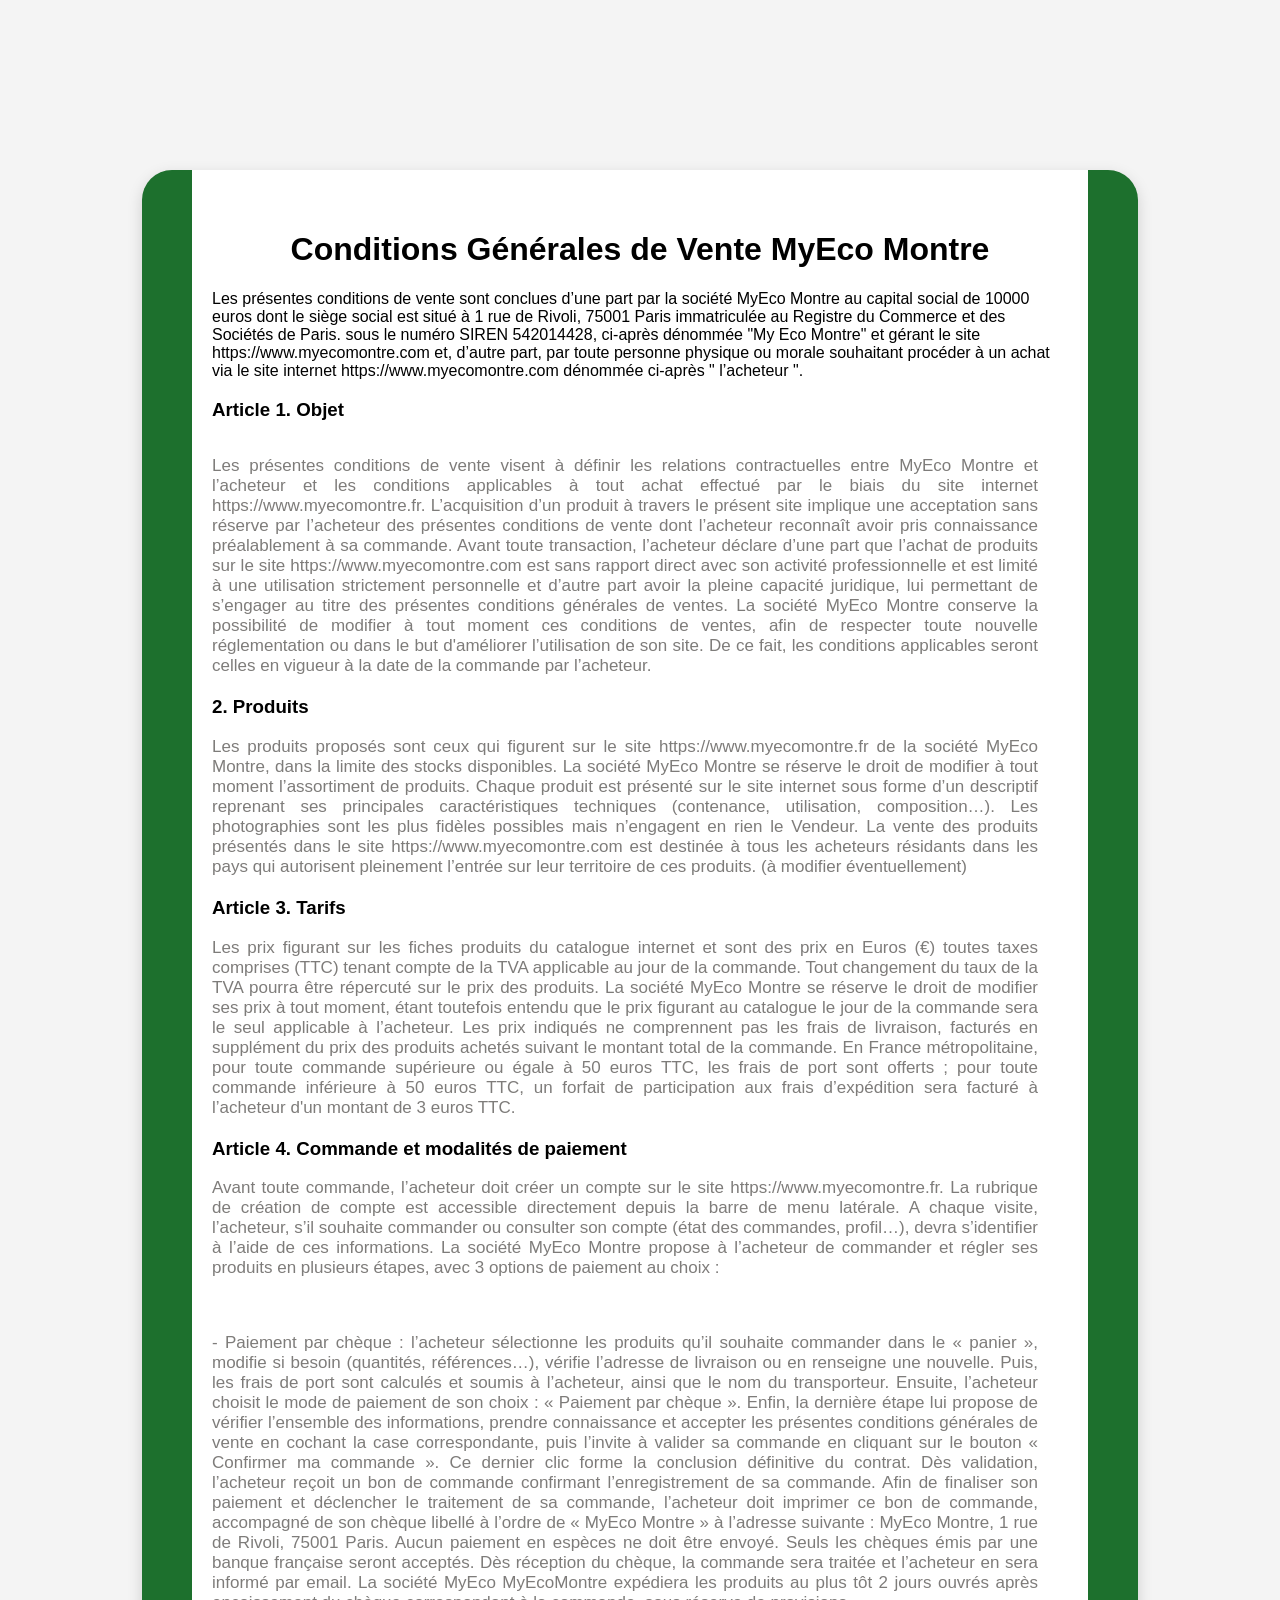
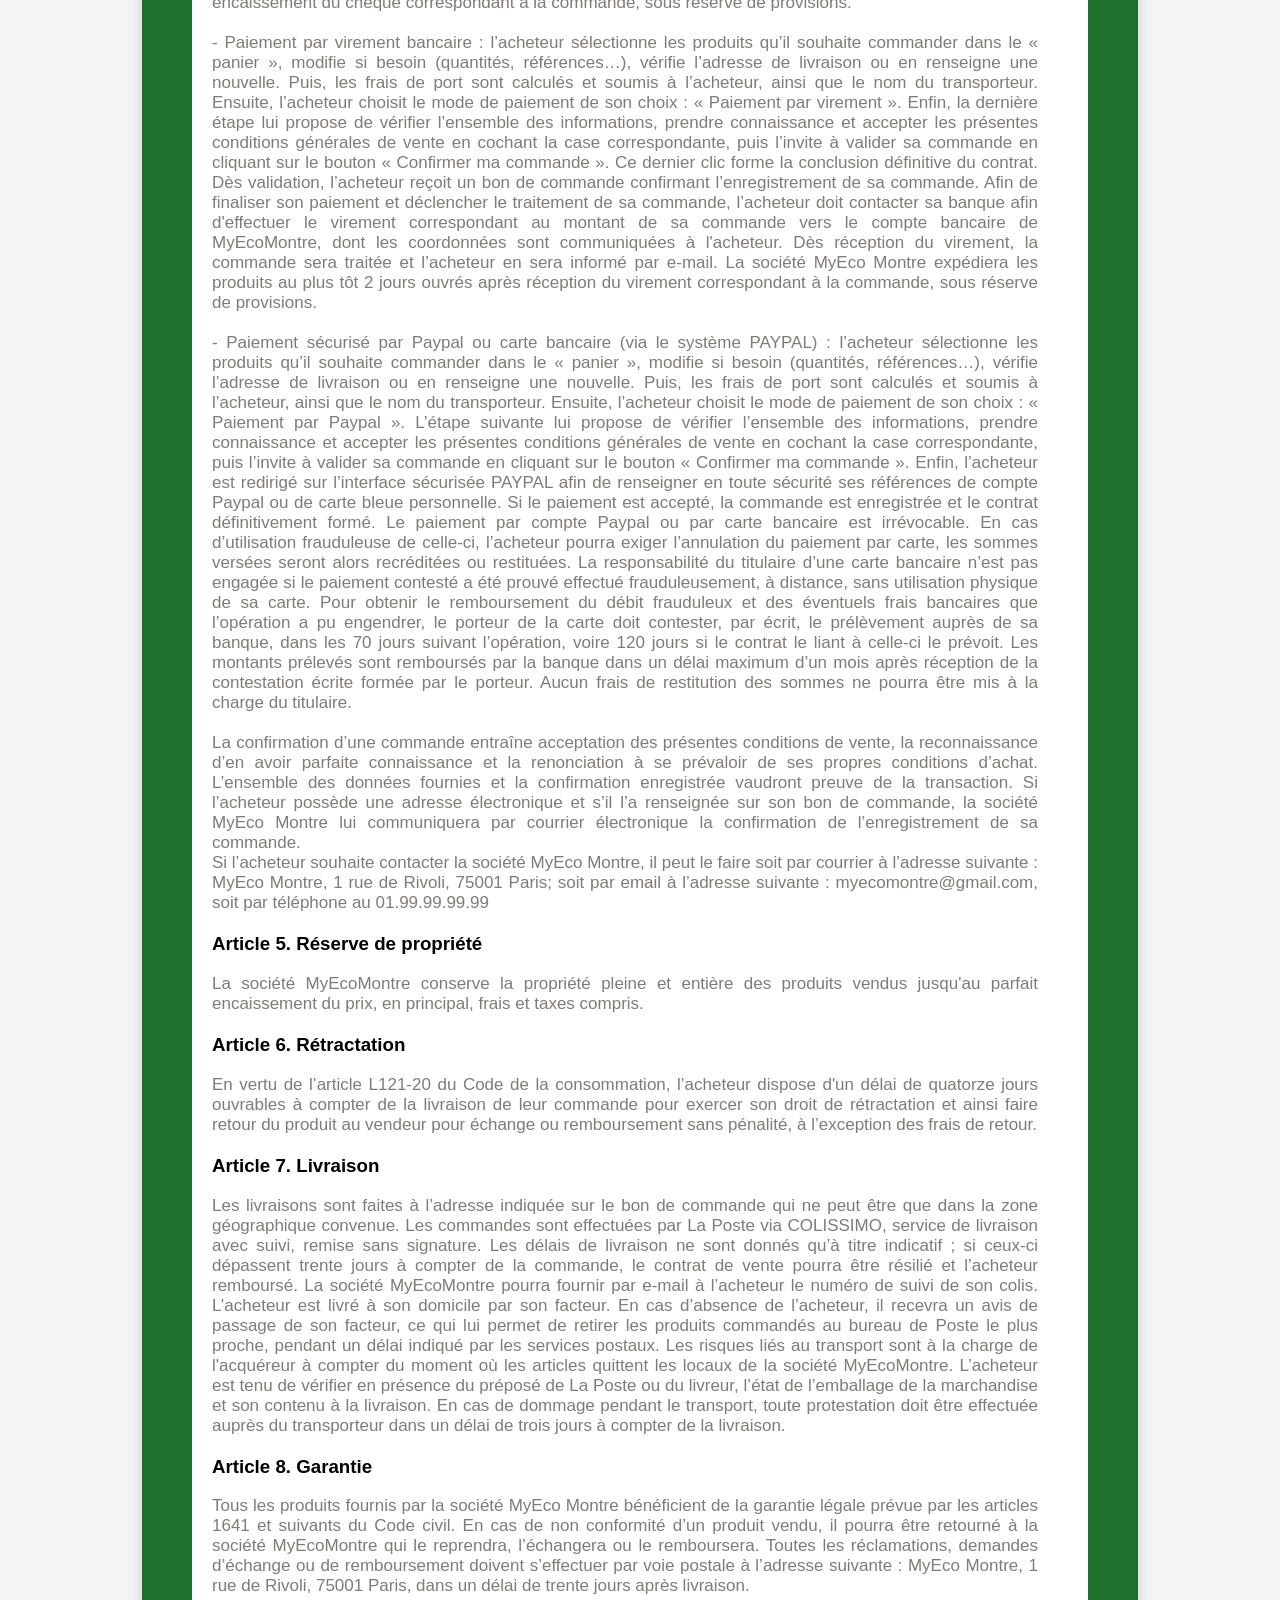
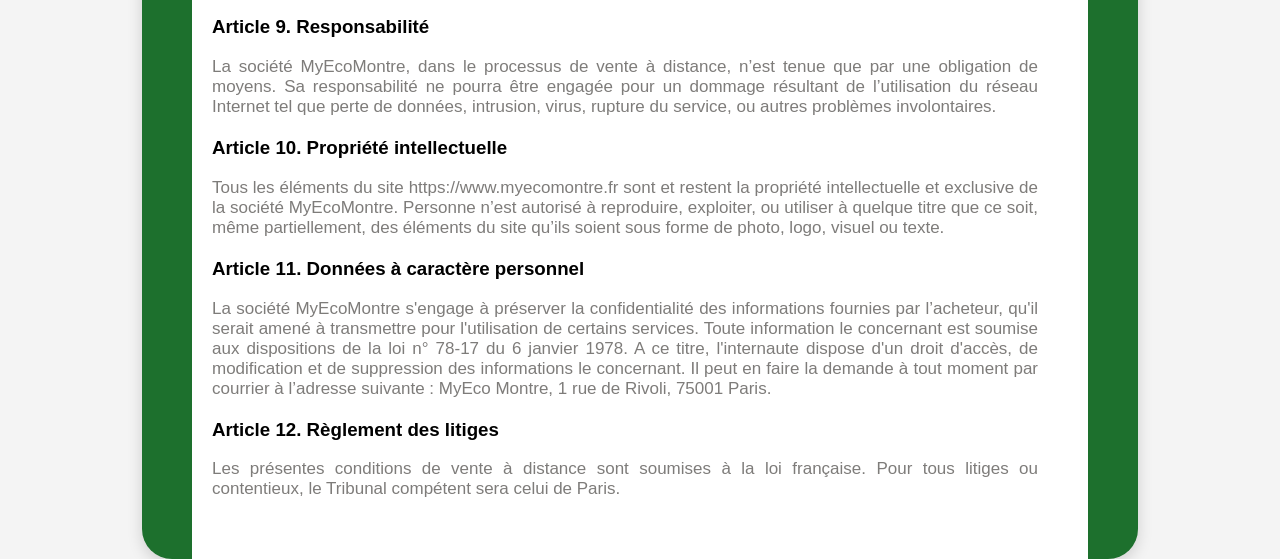
<file: cgv.html>
<!doctype html>
  <html lang="fr">
  <head>
    <meta charset="utf-8">
    <title>Titre de la page</title>
    <link href="./cgv.css" rel="stylesheet" type="text/css"/>
    </head>
    <body>
        <div class="about-section">
          <div class="inner-width">
        <h1>Conditions Générales de Vente MyEco Montre</h1>
        <p>Les présentes conditions de vente sont conclues d’une part par la société MyEco Montre au capital social de 10000 euros dont le siège social est situé à 1 rue de Rivoli, 75001 Paris immatriculée au Registre du Commerce et des Sociétés de Paris. sous le numéro SIREN 542014428, ci-après dénommée "My Eco Montre" et gérant le site https://www.myecomontre.com et, d’autre part, par toute personne physique ou morale souhaitant procéder à un achat via le site internet https://www.myecomontre.com dénommée ci-après " l’acheteur ". </p>

        <h3>Article 1. Objet </h3>
        
            <div class="about-section-row">
              <div class="about-section-col">
                <div class="about">
                        <p>Les présentes conditions de vente visent à définir les relations contractuelles entre MyEco Montre et l’acheteur et les conditions applicables à tout achat effectué par le biais du site internet https://www.myecomontre.fr. L’acquisition d’un produit à travers le présent site implique une acceptation sans réserve par l’acheteur des présentes conditions de vente dont l’acheteur reconnaît avoir pris connaissance préalablement à sa commande. Avant toute transaction, l’acheteur déclare d’une part que l’achat de produits sur le site https://www.myecomontre.com est sans rapport direct avec son activité professionnelle et est limité à une utilisation strictement personnelle et d’autre part avoir la pleine capacité juridique, lui permettant de s’engager au titre des présentes conditions générales de ventes. 
                        La société MyEco Montre conserve la possibilité de modifier à tout moment ces conditions de ventes, afin de respecter toute nouvelle réglementation ou dans le but d'améliorer l’utilisation de son site. De ce fait, les conditions applicables seront celles en vigueur à la date de la commande par l’acheteur. </p>
                                       
                        <h3> 2. Produits </h3>
                        <p>Les produits proposés sont ceux qui figurent sur le site https://www.myecomontre.fr de la société MyEco Montre, dans la limite des stocks disponibles. La société MyEco Montre se réserve le droit de modifier à tout moment l’assortiment de produits. Chaque produit est présenté sur le site internet sous forme d’un descriptif reprenant ses principales caractéristiques techniques (contenance, utilisation, composition…). Les photographies sont les plus fidèles possibles mais n’engagent en rien le Vendeur. La vente des produits présentés dans le site https://www.myecomontre.com est destinée à tous les acheteurs résidants dans les pays qui autorisent pleinement l’entrée sur leur territoire de ces produits. (à modifier éventuellement) </p>

                        <h3>Article 3. Tarifs</h3>
                        <p>Les prix figurant sur les fiches produits du catalogue internet et sont des prix en Euros (€) toutes taxes comprises (TTC) tenant compte de la TVA applicable au jour de la commande. Tout changement du taux de la TVA pourra être répercuté sur le prix des produits. La société MyEco Montre se réserve le droit de modifier ses prix à tout moment, étant toutefois entendu que le prix figurant au catalogue le jour de la commande sera le seul applicable à l’acheteur. Les prix indiqués ne comprennent pas les frais de livraison, facturés en supplément du prix des produits achetés suivant le montant total de la commande. En France métropolitaine, pour toute commande supérieure ou égale à 50 euros TTC, les frais de port sont offerts ; pour toute commande inférieure à 50 euros TTC, un forfait de participation aux frais d’expédition sera facturé à l’acheteur d'un montant de 3 euros TTC. </p>

                        <h3>Article 4. Commande et modalités de paiement</h3>
                        <p>Avant toute commande, l’acheteur doit créer un compte sur le site https://www.myecomontre.fr. La rubrique de création de compte est accessible directement depuis la barre de menu latérale. A chaque visite, l’acheteur, s’il souhaite commander ou consulter son compte (état des commandes, profil…), devra s’identifier à l’aide de ces informations. La société MyEco Montre propose à l’acheteur de commander et régler ses produits en plusieurs étapes, avec 3 options de paiement au choix : </p><br>
                        <p>- Paiement par chèque : l’acheteur sélectionne les produits qu’il souhaite commander dans le « panier », modifie si besoin (quantités, références…), vérifie l’adresse de livraison ou en renseigne une nouvelle. Puis, les frais de port sont calculés et soumis à l’acheteur, ainsi que le nom du transporteur. Ensuite, l’acheteur choisit le mode de paiement de son choix : « Paiement par chèque ». Enfin, la dernière étape lui propose de vérifier l’ensemble des informations, prendre connaissance et accepter les présentes conditions générales de vente en cochant la case correspondante, puis l’invite à valider sa commande en cliquant sur le bouton « Confirmer ma commande ». Ce dernier clic forme la conclusion définitive du contrat. Dès validation, l’acheteur reçoit un bon de commande confirmant l’enregistrement de sa commande. Afin de finaliser son paiement et déclencher le traitement de sa commande, l’acheteur doit imprimer ce bon de commande, accompagné de son chèque libellé à l’ordre de « MyEco Montre » à l’adresse suivante : MyEco Montre, 1 rue de Rivoli, 75001 Paris. Aucun paiement en espèces ne doit être envoyé. Seuls les chèques émis par une banque française seront acceptés. Dès réception du chèque, la commande sera traitée et l’acheteur en sera informé par email. La société MyEco MyEcoMontre expédiera les produits au plus tôt 2 jours ouvrés après encaissement du chèque correspondant à la commande, sous réserve de provisions. <br></p>
                        <p>- Paiement par virement bancaire : l’acheteur sélectionne les produits qu’il souhaite commander dans le « panier », modifie si besoin (quantités, références…), vérifie l’adresse de livraison ou en renseigne une nouvelle. Puis, les frais de port sont calculés et soumis à l’acheteur, ainsi que le nom du transporteur. Ensuite, l’acheteur choisit le mode de paiement de son choix : « Paiement par virement ». Enfin, la dernière étape lui propose de vérifier l’ensemble des informations, prendre connaissance et accepter les présentes conditions générales de vente en cochant la case correspondante, puis l’invite à valider sa commande en cliquant sur le bouton « Confirmer ma commande ». Ce dernier clic forme la conclusion définitive du contrat. Dès validation, l’acheteur reçoit un bon de commande confirmant l’enregistrement de sa commande. Afin de finaliser son paiement et déclencher le traitement de sa commande, l’acheteur doit contacter sa banque afin d'effectuer le virement correspondant au montant de sa commande vers le compte bancaire de MyEcoMontre, dont les coordonnées sont communiquées à l'acheteur. Dès réception du virement, la commande sera traitée et l’acheteur en sera informé par e-mail. La société MyEco Montre expédiera les produits au plus tôt 2 jours ouvrés après réception du virement correspondant à la commande, sous réserve de provisions. <br></p>
                        <p>- Paiement sécurisé par Paypal ou carte bancaire (via le système PAYPAL) : l’acheteur sélectionne les produits qu’il souhaite commander dans le « panier », modifie si besoin (quantités, références…), vérifie l’adresse de livraison ou en renseigne une nouvelle. Puis, les frais de port sont calculés et soumis à l’acheteur, ainsi que le nom du transporteur. Ensuite, l’acheteur choisit le mode de paiement de son choix : « Paiement par Paypal ». L’étape suivante lui propose de vérifier l’ensemble des informations, prendre connaissance et accepter les présentes conditions générales de vente en cochant la case correspondante, puis l’invite à valider sa commande en cliquant sur le bouton « Confirmer ma commande ». Enfin, l’acheteur est redirigé sur l’interface sécurisée PAYPAL afin de renseigner en toute sécurité ses références de compte Paypal ou de carte bleue personnelle. Si le paiement est accepté, la commande est enregistrée et le contrat définitivement formé. Le paiement par compte Paypal ou par carte bancaire est irrévocable. En cas d’utilisation frauduleuse de celle-ci, l’acheteur pourra exiger l’annulation du paiement par carte, les sommes versées seront alors recréditées ou restituées. La responsabilité du titulaire d’une carte bancaire n’est pas engagée si le paiement contesté a été prouvé effectué frauduleusement, à distance, sans utilisation physique de sa carte. Pour obtenir le remboursement du débit frauduleux et des éventuels frais bancaires que l’opération a pu engendrer, le porteur de la carte doit contester, par écrit, le prélèvement auprès de sa banque, dans les 70 jours suivant l’opération, voire 120 jours si le contrat le liant à celle-ci le prévoit. Les montants prélevés sont remboursés par la banque dans un délai maximum d’un mois après réception de la contestation écrite formée par le porteur. Aucun frais de restitution des sommes ne pourra être mis à la charge du titulaire. <br></p>
                        <p>La confirmation d’une commande entraîne acceptation des présentes conditions de vente, la reconnaissance d’en avoir parfaite connaissance et la renonciation à se prévaloir de ses propres conditions d’achat. L’ensemble des données fournies et la confirmation enregistrée vaudront preuve de la transaction. Si l’acheteur possède une adresse électronique et s’il l’a renseignée sur son bon de commande, la société MyEco Montre lui communiquera par courrier électronique la confirmation de l’enregistrement de sa commande. <br>
                        Si l’acheteur souhaite contacter la société MyEco Montre, il peut le faire soit par courrier à l’adresse suivante : MyEco Montre, 1 rue de Rivoli, 75001 Paris; soit par email à l’adresse suivante : myecomontre@gmail.com, soit par téléphone au 01.99.99.99.99</p>
        
                        <h3>Article 5. Réserve de propriété</h3>
                        <p>La société MyEcoMontre conserve la propriété pleine et entière des produits vendus jusqu'au parfait encaissement du prix, en principal, frais et taxes compris. </p>

                        <h3>Article 6. Rétractation </h3>
                        <p>En vertu de l’article L121-20 du Code de la consommation, l’acheteur dispose d'un délai de quatorze jours ouvrables à compter de la livraison de leur commande pour exercer son droit de rétractation et ainsi faire retour du produit au vendeur pour échange ou remboursement sans pénalité, à l’exception des frais de retour.</p>
        
                        <h3>Article 7. Livraison </h3>
                        <p>Les livraisons sont faites à l’adresse indiquée sur le bon de commande qui ne peut être que dans la zone géographique convenue. Les commandes sont effectuées par La Poste via COLISSIMO, service de livraison avec suivi, remise sans signature. Les délais de livraison ne sont donnés qu’à titre indicatif ; si ceux-ci dépassent trente jours à compter de la commande, le contrat de vente pourra être résilié et l’acheteur remboursé. La société MyEcoMontre pourra fournir par e-mail à l’acheteur le numéro de suivi de son colis. L’acheteur est livré à son domicile par son facteur. En cas d’absence de l’acheteur, il recevra un avis de passage de son facteur, ce qui lui permet de retirer les produits commandés au bureau de Poste le plus proche, pendant un délai indiqué par les services postaux. Les risques liés au transport sont à la charge de l'acquéreur à compter du moment où les articles quittent les locaux de la société MyEcoMontre. L’acheteur est tenu de vérifier en présence du préposé de La Poste ou du livreur, l’état de l’emballage de la marchandise et son contenu à la livraison. En cas de dommage pendant le transport, toute protestation doit être effectuée auprès du transporteur dans un délai de trois jours à compter de la livraison. </p>
        
                        <h3>Article 8. Garantie </h3>
                        <p>Tous les produits fournis par la société MyEco Montre bénéficient de la garantie légale prévue par les articles 1641 et suivants du Code civil. En cas de non conformité d’un produit vendu, il pourra être retourné à la société MyEcoMontre qui le reprendra, l’échangera ou le remboursera. Toutes les réclamations, demandes d’échange ou de remboursement doivent s’effectuer par voie postale à l’adresse suivante : MyEco Montre, 1 rue de Rivoli, 75001 Paris, dans un délai de trente jours après livraison. </p>
                                
                        <h3> Article 9. Responsabilité </h3>
                        <p>La société MyEcoMontre, dans le processus de vente à distance, n’est tenue que par une obligation de moyens. Sa responsabilité ne pourra être engagée pour un dommage résultant de l’utilisation du réseau Internet tel que perte de données, intrusion, virus, rupture du service, ou autres problèmes involontaires. </p>
        
                        <h3> Article 10. Propriété intellectuelle </h3>
                        <p>Tous les éléments du site https://www.myecomontre.fr sont et restent la propriété intellectuelle et exclusive de la société MyEcoMontre. Personne n’est autorisé à reproduire, exploiter, ou utiliser à quelque titre que ce soit, même partiellement, des éléments du site qu’ils soient sous forme de photo, logo, visuel ou texte. </p>
        
                        <h3> Article 11. Données à caractère personnel</h3>
                        <p>La société MyEcoMontre s'engage à préserver la confidentialité des informations fournies par l’acheteur, qu'il serait amené à transmettre pour l'utilisation de certains services. Toute information le concernant est soumise aux dispositions de la loi n° 78-17 du 6 janvier 1978. A ce titre, l'internaute dispose d'un droit d'accès, de modification et de suppression des informations le concernant. Il peut en faire la demande à tout moment par courrier à l’adresse suivante : MyEco Montre, 1 rue de Rivoli, 75001 Paris. </p>
        
                        <h3> Article 12. Règlement des litiges </h3>
                        <p>Les présentes conditions de vente à distance sont soumises à la loi française. Pour tous litiges ou contentieux, le Tribunal compétent sera celui de Paris. </p>
                </div>
                 
        </body>
</html>
</file>
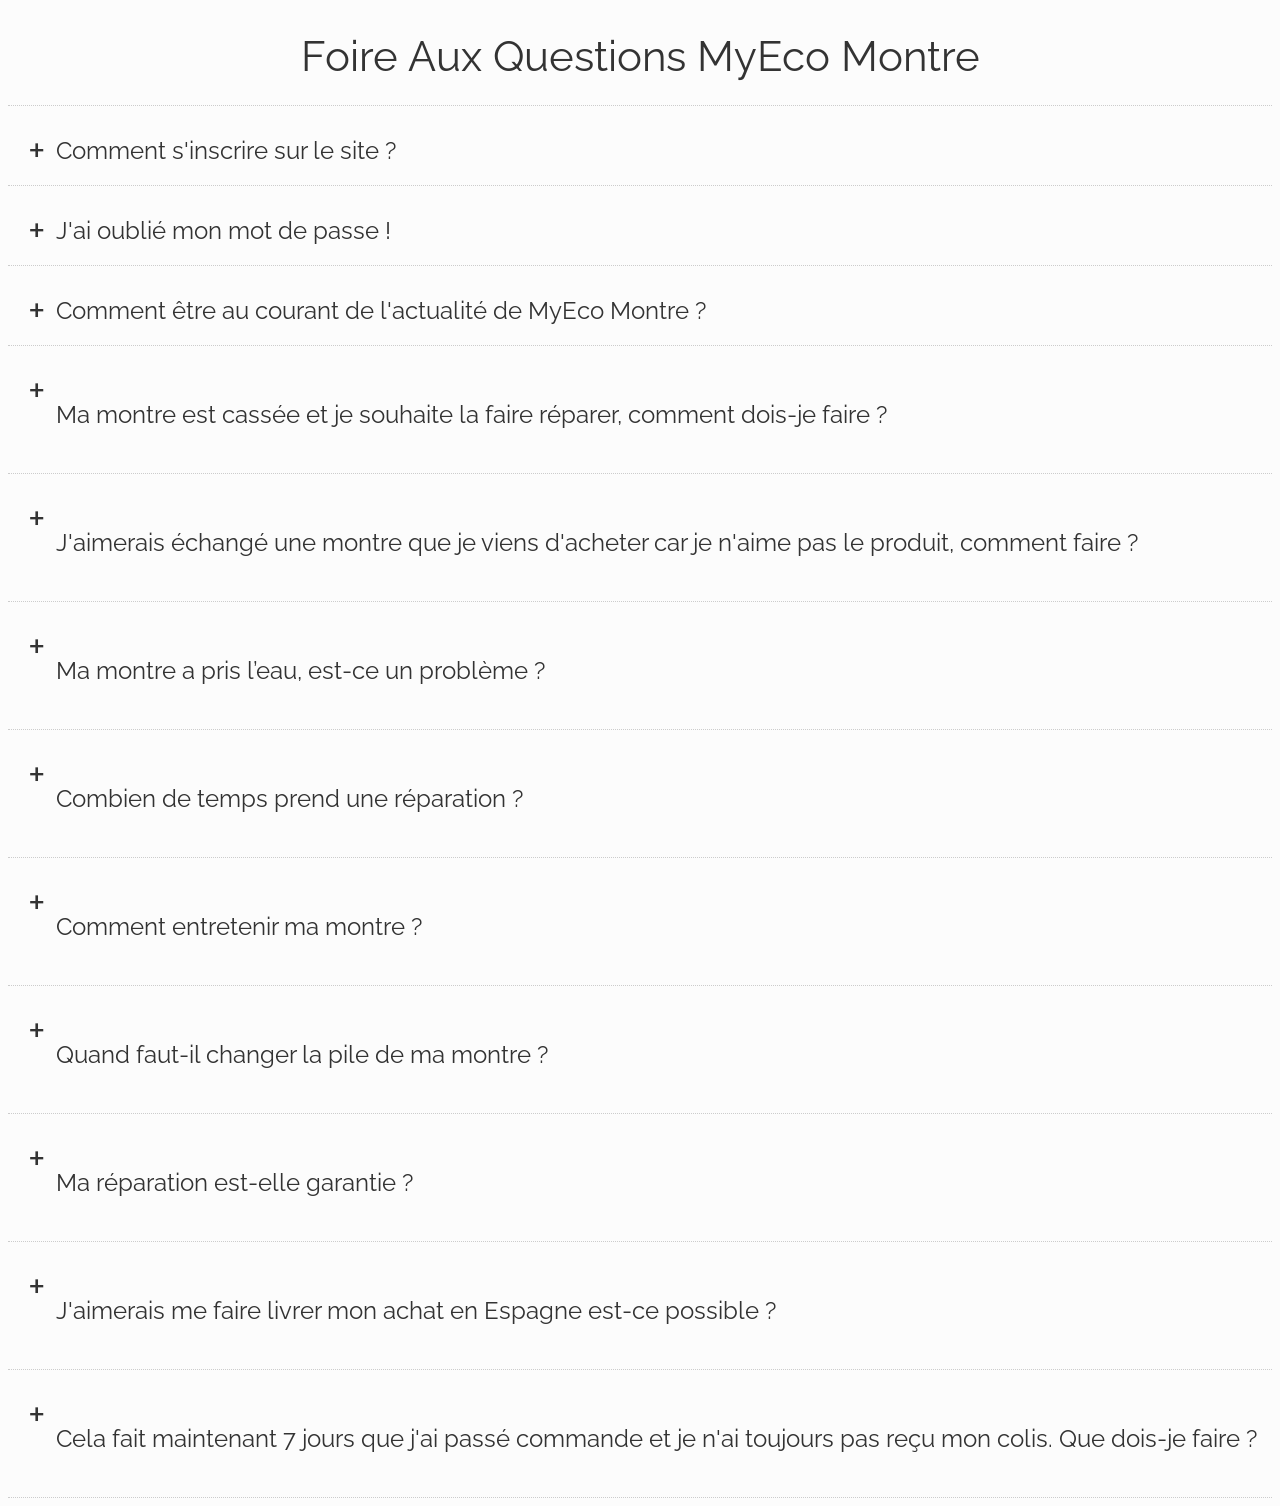
<file: faq2.html>
<!DOCTYPE html>
<html lang="en">
<head>
    <meta charset="UTF-8">
    <meta http-equiv="X-UA-Compatible" content="IE=edge">
    <meta name="viewport" content="width=device-width, initial-scale=1.0">
    <title>Document</title>
    <link rel="stylesheet" href="./faq2.css">
</head>
<body>
    
    <div class="faq-header">Foire Aux Questions MyEco Montre</div>

    <div class="faq-content">
      <div class="faq-question">
        <input id="q1" type="checkbox" class="panel">
        <div class="plus">+</div>
        
        <!-- question -->
        <label for="q1" class="panel-title">Comment s'inscrire sur le site ?</label>
        <!-- reponses -->
        <div class="panel-content"><p>Pour s'inscrire sur le site, il faut que l'utilisateur se créer un compte. L'inscription se fait avec une adresse e-mail et un mot de passe. </p>
        </div>
      </div>
      
      <div class="faq-question">
        <input id="q2" type="checkbox" class="panel">
        <div class="plus">+</div>

        <!-- question -->
        <label for="q2" class="panel-title">J'ai oublié mon mot de passe !</label>
        <!-- reponses -->
        <div class="panel-content"><p>Pas de panique ! Il suffit de cliquer sur l'onglet "Mot de passe oublié" et un e-mail de réinitialisation vous sera envoyé dans votre boite mail. Il suffit ensuite de se laisser guider par les instructions, de recréer un nouveau de passe et le tour est joué ! </p></div>
      </div>
      
      <div class="faq-question">
        <input id="q3" type="checkbox" class="panel">
        <div class="plus">+</div>

        <!-- question -->
        <label for="q3" class="panel-title">Comment être au courant de l'actualité de MyEco Montre ?</label>
        <!-- reponses -->
        <div class="panel-content"><p>Chaque semaine, MyEco Montre diffuse via son site internet et ses réseaux sociaux les nouveautés et les tendances du moment. Il suffit de rester brancher sur nos réseaux et tout sera communiquer.</p>
            &nbsp; <a href="https://myecomontre.fr" target="_blank">Lien du site</a></div>
      </div>
    </div>

    <div class="faq-question">
        <input id="q4" type="checkbox" class="panel">
        <div class="plus">+</div>
        
        <!-- question -->
        <label for="q4" class="panel-title"><p>Ma montre est cassée et je souhaite la faire réparer, comment dois-je faire ?</p></label>
        <!-- reponses -->
        <div class="panel-content"><p>Pour cela, je contacte le service après-vente en remplissant une demande de contact dans le formulaire mis à disposition. Une fois le formulaire rempli, je serais contacté par MyEco Montre afin de pouvoir être mis en relation avec le SAV et pouvoir régler mon problème.</p></div>
      </div>

      <div class="faq-question">
        <input id="q5" type="checkbox" class="panel">
        <div class="plus">+</div>
        
        <!-- question -->
        <label for="q5" class="panel-title"><p>J'aimerais échangé une montre que je viens d'acheter car je n'aime pas le produit, comment faire ?</p></label>
        <!-- reponses -->
        <div class="panel-content"><p>Notre politique de retour est disponible ici &nbsp; <a href="" target="_blank">Mettre lien des CGV</a></p></div>
      </div>

      <div class="faq-question">
        <input id="q6" type="checkbox" class="panel">
        <div class="plus">+</div>
        
        <!-- question -->
        <label for="q6" class="panel-title"><p>Ma montre a pris l’eau, est-ce un problème ?</p></label> 
        <!-- reponses -->
        <div class="panel-content"><p>Et non ! Nos montres ont comme caractéristique d'avoir une étanchéité supérieure à dix atm, l'équivalent de 100 mètres de colonnes d'eau. Donc idéal pour les amateurs de plongée sous-marine</p></div>
      </div>

      <div class="faq-question">
        <input id="q7" type="checkbox" class="panel">
        <div class="plus">+</div>
        
        <!-- question -->
        <label for="q7" class="panel-title"><p>Combien de temps prend une réparation ?</p></label>
        <!-- reponses -->
        <div class="panel-content"><p>Une fois votre dossier pris en compte par nos techniciens, la réparation de la montre peut varier entre 5 et 10 jours en fonction de l'état de cassure.</p></div>
      </div>

      <div class="faq-question">
        <input id="q8" type="checkbox" class="panel">
        <div class="plus">+</div>
        
        <!-- question -->
        <label for="q8" class="panel-title"><p>Comment entretenir ma montre ?</p></label>
        <!-- reponses -->
        <div class="panel-content"><p>De manière générale, vous pouvez la nettoyer de temps en temps avec une brosse très souple (une vieille brosse à dents par exemple) et un peu d'eau savonneuse. Après avoir bien rincé la montre, nous vous recommandons de l'essuyer puis de la sécher avec un chiffon doux. </p></div>
      </div>

      <div class="faq-question">
        <input id="q9" type="checkbox" class="panel">
        <div class="plus">+</div>
        
        <!-- question -->
        <label for="q9" class="panel-title"><p>Quand faut-il changer la pile de ma montre ?</p></label>
        <!-- reponses -->
        <div class="panel-content"><p>La durée de vie d'une pile utilisée dans une montre à quartz classique est comprise en moyenne entre 18 à 36 mois. Lors de l'arrêt complet d'une montre à pile, il est fortement recommandé de la faire remplacer avant que celle-ci ne coule et endommage le mouvement.</p></div>
      </div>

      <div class="faq-question">
        <input id="q10" type="checkbox" class="panel">
        <div class="plus">+</div>
        
        <!-- question -->
        <label for="q10" class="panel-title"><p>Ma réparation est-elle garantie ?</p></label>
        <!-- reponses -->
        <div class="panel-content"><p>Oui. Lors de l'achat de la montre, vous bénéficiez d'une garantie d'une durée totale de 1 an pour les réparations horlogères et 6 mois pour l’étanchéité. Chez MyEco Montre nous garantissons un travail de qualité !</p></div>
      </div>

      <div class="faq-question">
        <input id="q11" type="checkbox" class="panel">
        <div class="plus">+</div>
        
        <!-- question -->
        <label for="q11" class="panel-title"><p>J'aimerais me faire livrer mon achat en Espagne est-ce possible ?</p></label>
        <!-- reponses -->
        <div class="panel-content"><p>Malheuresement non. Pour le moment, MyEco Montre livre ses produits uniquement en France métropolitaine et dans les Départements et Territoires d'Outre-Mer (DOM-TOM).</p></div>
      </div>

      <div class="faq-question">
        <input id="q11" type="checkbox" class="panel">
        <div class="plus">+</div>
        
        <!-- question -->
        <label for="q11" class="panel-title"><p>Cela fait maintenant 7 jours que j'ai passé commande et je n'ai toujours pas reçu mon colis. Que dois-je faire ?</p></label>
        <!-- reponses -->
        <div class="panel-content"><p>Pas de panique ! Il suffit de suivre votre commande avec le numéro de commande obtenu lors de l'achat éffectué sur le site. Vous suivrez l'itinéraire en temps et en heure du parcours de votre montre.</p></div>
      </div>


    
</body>
</html>
</file>
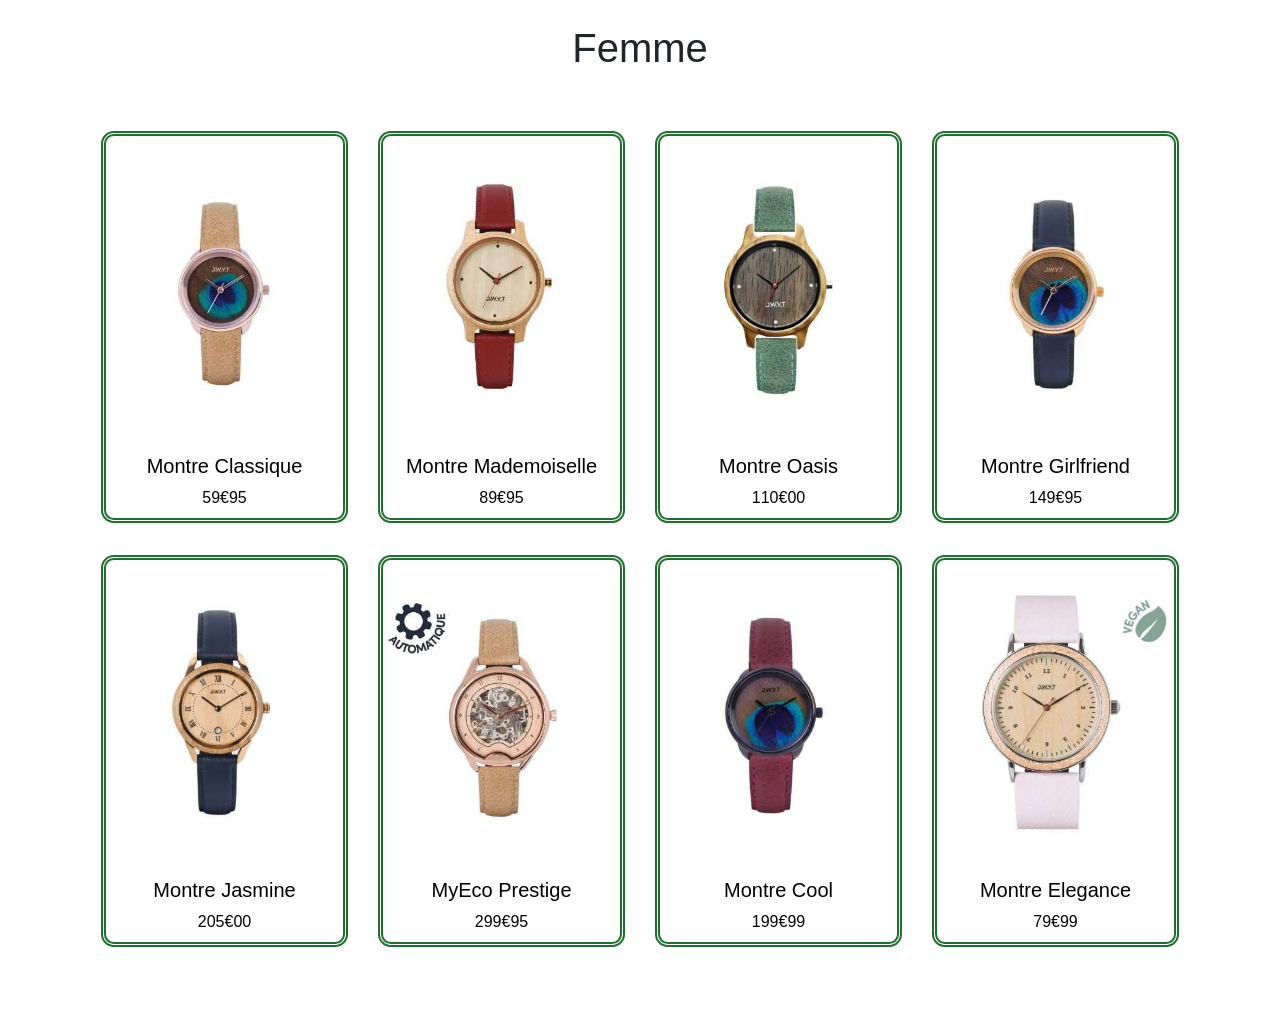
<file: femme.html>
<!DOCTYPE html>
<html lang="en">
<head>
    <meta charset="UTF-8">
    <meta http-equiv="X-UA-Compatible" content="IE=edge">
    <meta name="viewport" content="width=device-width, initial-scale=1.0">
    <title>MyEco Montre</title>
    <link rel="stylesheet" href="https://cdn.jsdelivr.net/npm/bootstrap@4.1.3/dist/css/bootstrap.min.css" integrity="sha384-MCw98/SFnGE8fJT3GXwEOngsV7Zt27NXFoaoApmYm81iuXoPkFOJwJ8ERdknLPMO" crossorigin="anonymous">   <!--- icon logo library bootstrap--> 
    <link rel="stylesheet" href="https://cdnjs.cloudflare.com/ajax/libs/font-awesome/4.7.0/css/font-awesome.min.css">    <!--- icon logo library bootstrap--> 
    <link rel="stylesheet" href="base.css">
    

</head>
<body>
    

    <main class="container my-4">
        <h1 class="text-center">Femme</h1>
        <section>
            <h2>Nos produits pour elle</h2>
            <div class="row">
                <article class="col-12 col-md-6 col-xl-3 mb-3">
                    <figure>
                        <div>
                            <img class="w-100" src="images/Femme1.JPG" alt="Montre Classique ">
                        </div>
                        <figcaption class="px-3 py-2">
                            <h3 class="h5">Montre Classique </h3>
                            <p class="m-0">
                                59€95
                            </p>
                        </figcaption>
                    </figure>
                </article>
                <article class="col-12 col-md-6 col-xl-3 mb-3">
                    <figure>
                        <div>
                            <img class="w-100" src="images/Femme2.JPG" alt="Montre Mademoiselle">
                        </div>
                        <figcaption class="px-3 py-2">
                            <h3 class="h5">Montre Mademoiselle</h3>
                            <p class="m-0">
                                89€95
                            </p>
                        </figcaption>
                    </figure>
                </article>
                <article class="col-12 col-md-6 col-xl-3 mb-3">
                    <figure>
                        <div>
                            <img class="w-100" src="images/Femme3.JPG" alt="Montre Oasis">
                        </div>
                        <figcaption class="px-3 py-2">
                            <h3 class="h5">Montre Oasis</h3>
                            <p class="m-0">
                                110€00
                            </p>
                        </figcaption>
                    </figure>
                </article>
                <article class="col-12 col-md-6 col-xl-3 mb-3">
                    <figure>
                        <div>
                            <img class="w-100" src="images/Femme4.JPG" alt="Montre Girlfriend">
                        </div>
                        <figcaption class="px-3 py-2">
                            <h3 class="h5">Montre Girlfriend</h3>
                            <p class="m-0">149€95</p>
                        </figcaption>
                    </figure>
                </article>
                <article class="col-12 col-md-6 col-xl-3 mb-3">
                    <figure>
                        <div>
                            <img class="w-100" src="images/Femme5.JPG" alt="Montre Jasmine">
                        </div>
                        <figcaption class="px-3 py-2">
                            <h3 class="h5">Montre Jasmine</h3>
                            <p class="m-0">205€00</p>
                        </figcaption>
                    </figure>
                </article>
                <article class="col-12 col-md-6 col-xl-3 mb-3">
                    <figure>
                        <div>
                            <img class="w-100" src="images/Femme6.JPG" alt="Montre MyEco Prestige">
                        </div>
                        <figcaption class="px-3 py-2">
                            <h3 class="h5">MyEco Prestige</h3>
                            <p class="m-0">299€95</p>
                        </figcaption>
                    </figure>
                </article>
                <article class="col-12 col-md-6 col-xl-3 mb-3">
                    <figure>
                        <div>
                            <img class="w-100" src="images/Femme7.JPG" alt="Montre Cool">
                        </div>
                        <figcaption class="px-3 py-2">
                            <h3 class="h5">Montre Cool</h3>
                            <p class="m-0">199€99</p>
                        </figcaption>
                    </figure>
                </article>
                <article class="col-12 col-md-6 col-xl-3 mb-3">
                    <figure>
                        <div>
                            <img class="w-100" src="images/Femme8.JPG" alt="Montre Elegance">
                        </div>
                        <figcaption class="px-3 py-2">
                            <h3 class="h5">Montre Elegance</h3>
                            <p class="m-0">79€99</p>
                        </figcaption>
                    </figure>
                </article>
        </section>
    </main>


</section>

<script src="https://code.jquery.com/jquery-3.3.1.slim.min.js" integrity="sha384-q8i/X+965DzO0rT7abK41JStQIAqVgRVzpbzo5smXKp4YfRvH+8abtTE1Pi6jizo" crossorigin="anonymous"></script>
<script src="https://cdn.jsdelivr.net/npm/popper.js@1.14.3/dist/umd/popper.min.js" integrity="sha384-ZMP7rVo3mIykV+2+9J3UJ46jBk0WLaUAdn689aCwoqbBJiSnjAK/l8WvCWPIPm49" crossorigin="anonymous"></script>
<script src="https://cdn.jsdelivr.net/npm/bootstrap@4.1.3/dist/js/bootstrap.min.js" integrity="sha384-ChfqqxuZUCnJSK3+MXmPNIyE6ZbWh2IMqE241rYiqJxyMiZ6OW/JmZQ5stwEULTy" crossorigin="anonymous"></script>
  
</body>
</html>
</file>
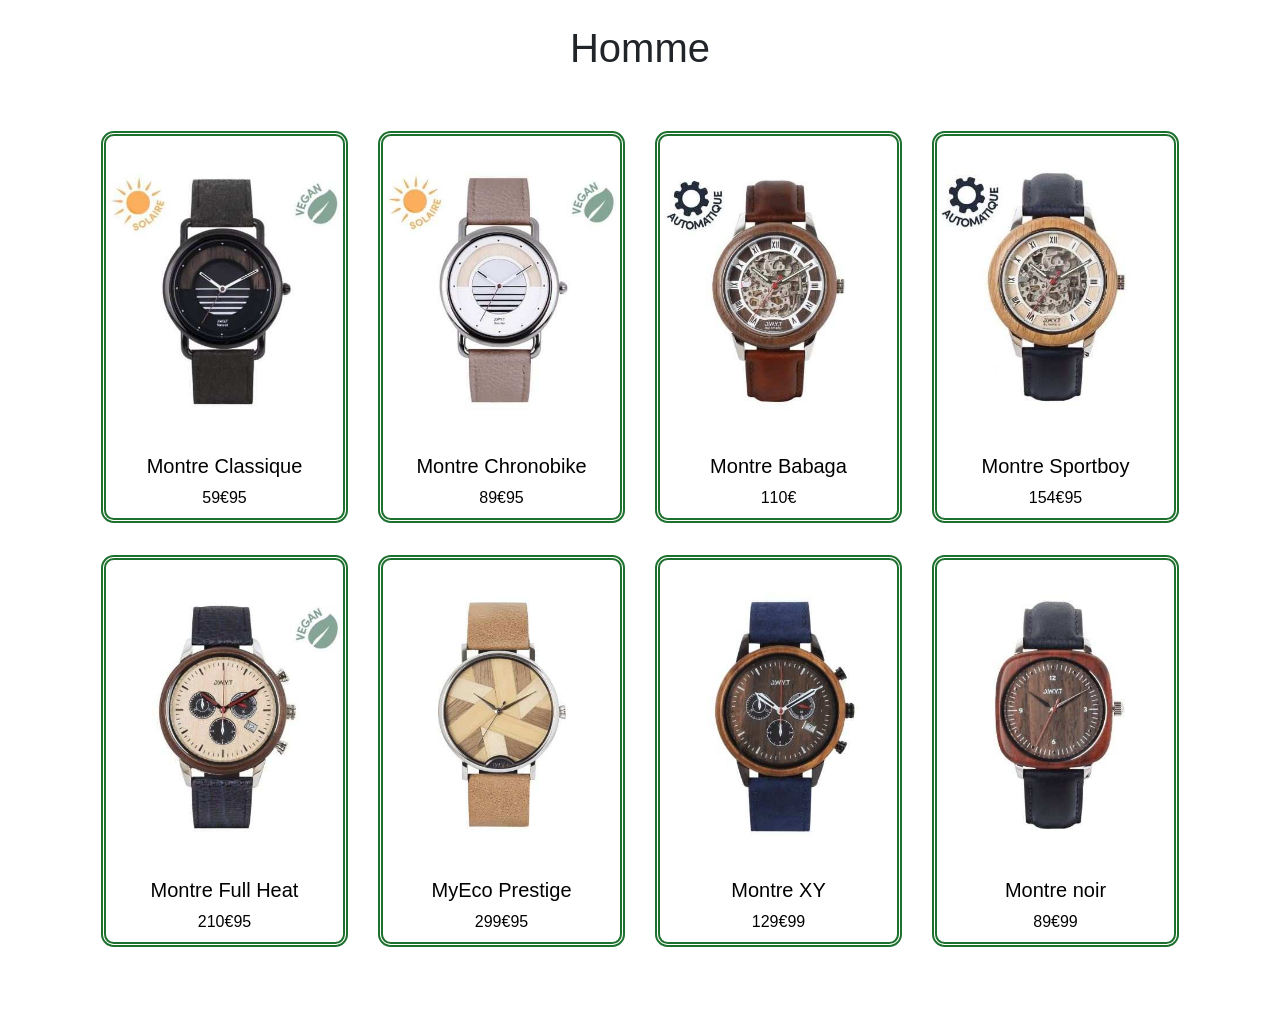
<file: homme.html>
<!DOCTYPE html>
<html lang="en">
<head>
    <meta charset="UTF-8">
    <meta http-equiv="X-UA-Compatible" content="IE=edge">
    <meta name="viewport" content="width=device-width, initial-scale=1.0">
    <title>MyEco Montre</title>
    <link rel="stylesheet" href="https://cdn.jsdelivr.net/npm/bootstrap@4.1.3/dist/css/bootstrap.min.css" integrity="sha384-MCw98/SFnGE8fJT3GXwEOngsV7Zt27NXFoaoApmYm81iuXoPkFOJwJ8ERdknLPMO" crossorigin="anonymous">
   <!--- icon logo library bootstrap-->  <link rel="stylesheet" href="https://cdnjs.cloudflare.com/ajax/libs/font-awesome/4.7.0/css/font-awesome.min.css">    <!--- icon logo library bootstrap--> 
    <link rel="stylesheet" href="base.css">
    

</head>

<main class="container my-4">
    <h1 class="text-center">Homme</h1>
    <section id="homme">
        <h2>Pour lui</h2>
        <div class="row">
            <article class="col-12 col-md-6 col-xl-3 mb-3">
                <figure>
                    <div>
                        <img class="w-100" src="images/Homme1.JPG" alt="Montre Classique">
                    </div>
                    <figcaption class="px-3 py-2">
                        <h3 class="h5">Montre Classique </h3>
                        <p class="m-0">
                            59€95
                        </p>
     

                        
                    </figcaption>
                </figure>
            </article>
            <article class="col-12 col-md-6 col-xl-3 mb-3">
                <figure>
                    <div>
                        <img class="w-100" src="images/Homme2.JPG" alt="Montre Chronobike">
          
                    
                    </div>
                    <figcaption class="px-3 py-2">
                        <h3 class="h5">Montre Chronobike</h3>
                        <p class="m-0">
                            89€95 
                        </p>
      
                        
                    </figcaption>
                </figure>
            </article>
            <article class="col-12 col-md-6 col-xl-3 mb-3">
                <figure>
                    <div>
                        <img class="w-100" src="images/Homme3.JPG" alt="Montre Babaga">
                    </div>
                    <figcaption class="px-3 py-2">
                        <h3 class="h5">Montre Babaga</h3>
                        <p class="m-0">
                            110€
                        </p>
                    </figcaption>
                </figure>
            </article>
            <article class="col-12 col-md-6 col-xl-3 mb-3">
                <figure>
                    <div>
                        <img class="w-100" src="images/Homme4.JPG" alt="Montre Sportboy">
                    </div>
                    <figcaption class="px-3 py-2">
                        <h3 class="h5">Montre Sportboy</h3>
                        <p class="m-0">154€95</p>
                    </figcaption>
                </figure>
            </article>
            <article class="col-12 col-md-6 col-xl-3 mb-3">
                <figure>
                    <div>
                        <img class="w-100" src="images/Homme5.JPG" alt="Montre Full Heat">
                    </div>
                    <figcaption class="px-3 py-2">
                        <h3 class="h5">Montre Full Heat</h3>
                        <p class="m-0">210€95</p>
                    </figcaption>
                </figure>
            </article>
            <article class="col-12 col-md-6 col-xl-3 mb-3">
                <figure>
                    <div>
                        <img class="w-100" src="images/Homme6.JPG" alt="Montre MyEco Prestige">
                    </div>
                    <figcaption class="px-3 py-2">
                        <h3 class="h5">MyEco Prestige</h3>
                        <p class="m-0">299€95</p>
                    </figcaption>
                </figure>
            </article>
            
            <article class="col-12 col-md-6 col-xl-3 mb-3">
                <figure>
                    <div>
                        <img class="w-100" src="images/Homme7.JPG" alt="Montre XY">
                    </div>
                    <figcaption class="px-3 py-2">
                        <h3 class="h5">Montre XY</h3>
                        <p class="m-0">129€99</p>
                    </figcaption>
                </figure>
            </article>
            <article class="col-12 col-md-6 col-xl-3 mb-3">
                <figure>
                    <div>
                        <img class="w-100" src="images/Homme8.JPG" alt="Montre noir">
                    </div>
                    <figcaption class="px-3 py-2">
                        <h3 class="h5">Montre noir</h3>
                        <p class="m-0">89€99</p>
                    </figcaption>
                </figure>
            </article>
    </section>
</main>

    
</section>

<script src="https://code.jquery.com/jquery-3.3.1.slim.min.js" integrity="sha384-q8i/X+965DzO0rT7abK41JStQIAqVgRVzpbzo5smXKp4YfRvH+8abtTE1Pi6jizo" crossorigin="anonymous"></script>
    <script src="https://cdn.jsdelivr.net/npm/popper.js@1.14.3/dist/umd/popper.min.js" integrity="sha384-ZMP7rVo3mIykV+2+9J3UJ46jBk0WLaUAdn689aCwoqbBJiSnjAK/l8WvCWPIPm49" crossorigin="anonymous"></script>
    <script src="https://cdn.jsdelivr.net/npm/bootstrap@4.1.3/dist/js/bootstrap.min.js" integrity="sha384-ChfqqxuZUCnJSK3+MXmPNIyE6ZbWh2IMqE241rYiqJxyMiZ6OW/JmZQ5stwEULTy" crossorigin="anonymous"></script>

    
</body>
</html>
</file>
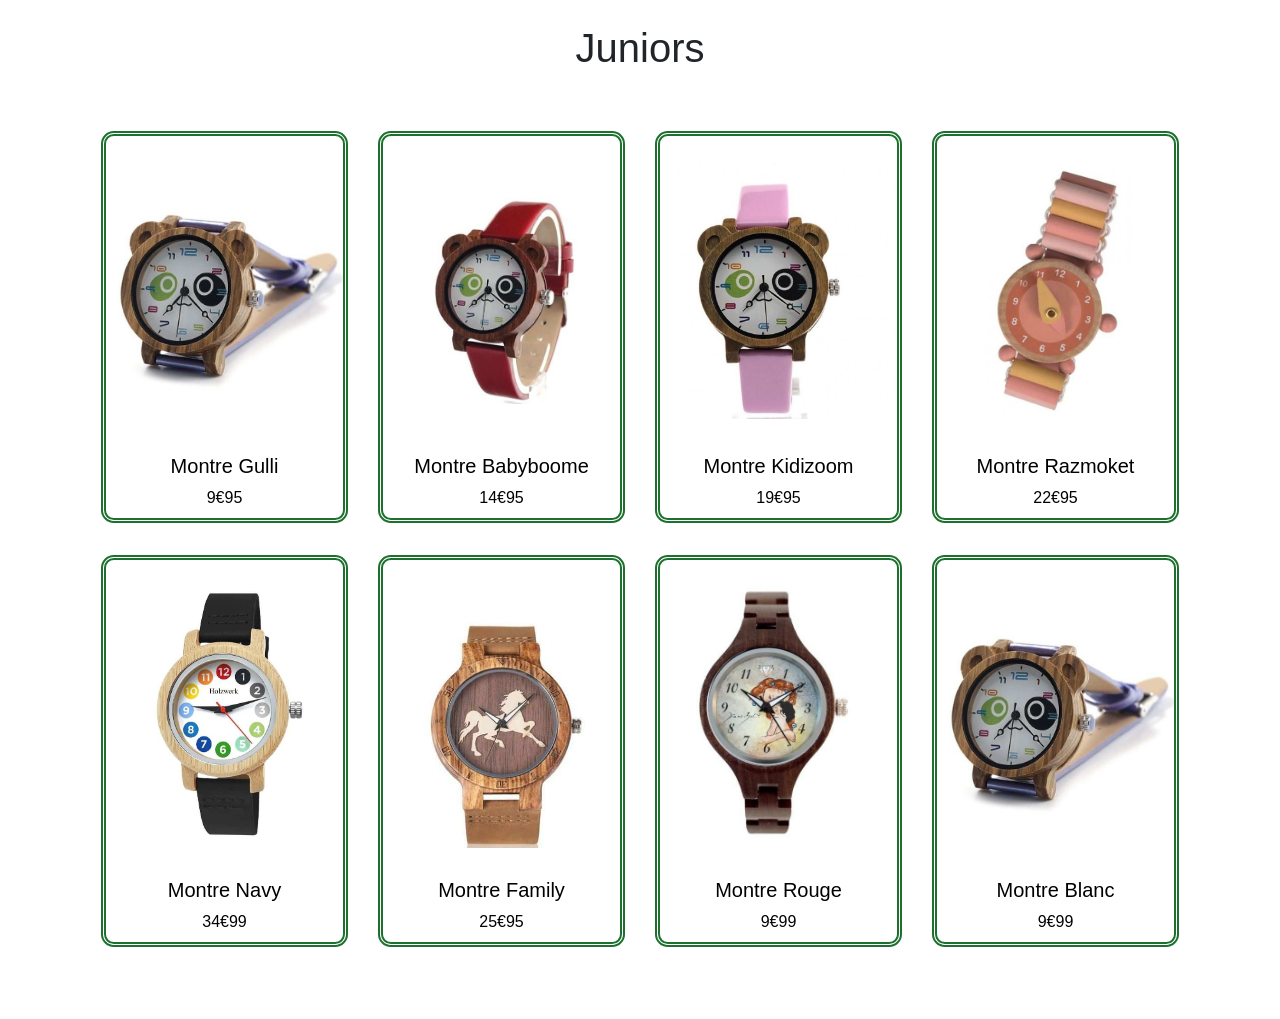
<file: junior.html>
<!DOCTYPE html>
        <html lang="en">
        <head>
            <meta charset="UTF-8">
            <meta http-equiv="X-UA-Compatible" content="IE=edge">
            <meta name="viewport" content="width=device-width, initial-scale=1.0">
            <title>MyEco Montre</title>
            <link rel="stylesheet" href="https://cdn.jsdelivr.net/npm/bootstrap@4.1.3/dist/css/bootstrap.min.css" integrity="sha384-MCw98/SFnGE8fJT3GXwEOngsV7Zt27NXFoaoApmYm81iuXoPkFOJwJ8ERdknLPMO" crossorigin="anonymous">
           <!--- icon logo library bootstrap-->  <link rel="stylesheet" href="https://cdnjs.cloudflare.com/ajax/libs/font-awesome/4.7.0/css/font-awesome.min.css">    <!--- icon logo library bootstrap--> 
            <link rel="stylesheet" href="base.css">
            
        
        </head>
        

    <main class="container my-4">
        <h1 class="text-center">Juniors</h1>
        <section>
            <h2>Nos produits pour petits</h2>
            <div class="row">
                <article class="col-12 col-md-6 col-xl-3 mb-3">
                    <figure>
                        <div>
                            <img class="w-100" src="images/Junior1.JPG" alt="Montre Gulli ">
                        </div>
                        <figcaption class="px-3 py-2">
                            <h3 class="h5">Montre Gulli </h3>
                            <p class="m-0">
                                9€95
                            </p>
                        </figcaption>
                    </figure>
                </article>
                <article class="col-12 col-md-6 col-xl-3 mb-3">
                    <figure>
                        <div>
                            <img class="w-100" src="images/Junior2.JPG" alt="Montre Babyboom">
                        </div>
                        <figcaption class="px-3 py-2">
                            <h3 class="h5">Montre Babyboome</h3>
                            <p class="m-0">
                                14€95
                            </p>
                        </figcaption>
                    </figure>
                </article>
                <article class="col-12 col-md-6 col-xl-3 mb-3">
                    <figure>
                        <div>
                            <img class="w-100" src="images/Junior3.JPG" alt="Montre Kidizoom">
                        </div>
                        <figcaption class="px-3 py-2">
                            <h3 class="h5">Montre Kidizoom</h3>
                            <p class="m-0">
                                19€95
                            </p>
                        </figcaption>
                    </figure>
                </article>
                <article class="col-12 col-md-6 col-xl-3 mb-3">
                    <figure>
                        <div>
                            <img class="w-100" src="images/Junior4.JPG" alt="Montre Razmoket">
                        </div>
                        <figcaption class="px-3 py-2">
                            <h3 class="h5">Montre Razmoket</h3>
                            <p class="m-0">22€95</p>
                        </figcaption>
                    </figure>
                </article>
                <article class="col-12 col-md-6 col-xl-3 mb-3">
                    <figure>
                        <div>
                            <img class="w-100" src="images/Junior5.JPG" alt="Montre Navy">
                        </div>
                        <figcaption class="px-3 py-2">
                            <h3 class="h5">Montre Navy</h3>
                            <p class="m-0">34€99</p>
                        </figcaption>
                    </figure>
                </article>
                <article class="col-12 col-md-6 col-xl-3 mb-3">
                    <figure>
                        <div>
                            <img class="w-100" src="images/Junior6.JPG" alt="Montre Family">
                        </div>
                        <figcaption class="px-3 py-2">
                            <h3 class="h5">Montre Family</h3>
                            <p class="m-0">25€95</p>
                        </figcaption>
                    </figure>
                </article>
                <article class="col-12 col-md-6 col-xl-3 mb-3">
                    <figure>
                        <div>
                            <img class="w-100" src="images/Junior7.JPG" alt="Montre Rouge">
                        </div>
                        <figcaption class="px-3 py-2">
                            <h3 class="h5">Montre Rouge</h3>
                            <p class="m-0">9€99</p>
                        </figcaption>
                    </figure>
                </article>
                <article class="col-12 col-md-6 col-xl-3 mb-3">
                    <figure>
                        <div>
                            <img class="w-100" src="images/Junior1.JPG" alt="Montre Blanc">
                        </div>
                        <figcaption class="px-3 py-2">
                            <h3 class="h5">Montre Blanc</h3>
                            <p class="m-0">9€99</p>
                        </figcaption>
                    </figure>
                </article>
        </section>
    </main>


</section>

<script src="https://code.jquery.com/jquery-3.3.1.slim.min.js" integrity="sha384-q8i/X+965DzO0rT7abK41JStQIAqVgRVzpbzo5smXKp4YfRvH+8abtTE1Pi6jizo" crossorigin="anonymous"></script>
  <script src="https://cdn.jsdelivr.net/npm/popper.js@1.14.3/dist/umd/popper.min.js" integrity="sha384-ZMP7rVo3mIykV+2+9J3UJ46jBk0WLaUAdn689aCwoqbBJiSnjAK/l8WvCWPIPm49" crossorigin="anonymous"></script>
  <script src="https://cdn.jsdelivr.net/npm/bootstrap@4.1.3/dist/js/bootstrap.min.js" integrity="sha384-ChfqqxuZUCnJSK3+MXmPNIyE6ZbWh2IMqE241rYiqJxyMiZ6OW/JmZQ5stwEULTy" crossorigin="anonymous"></script>

  
</body>
</html>
</file>
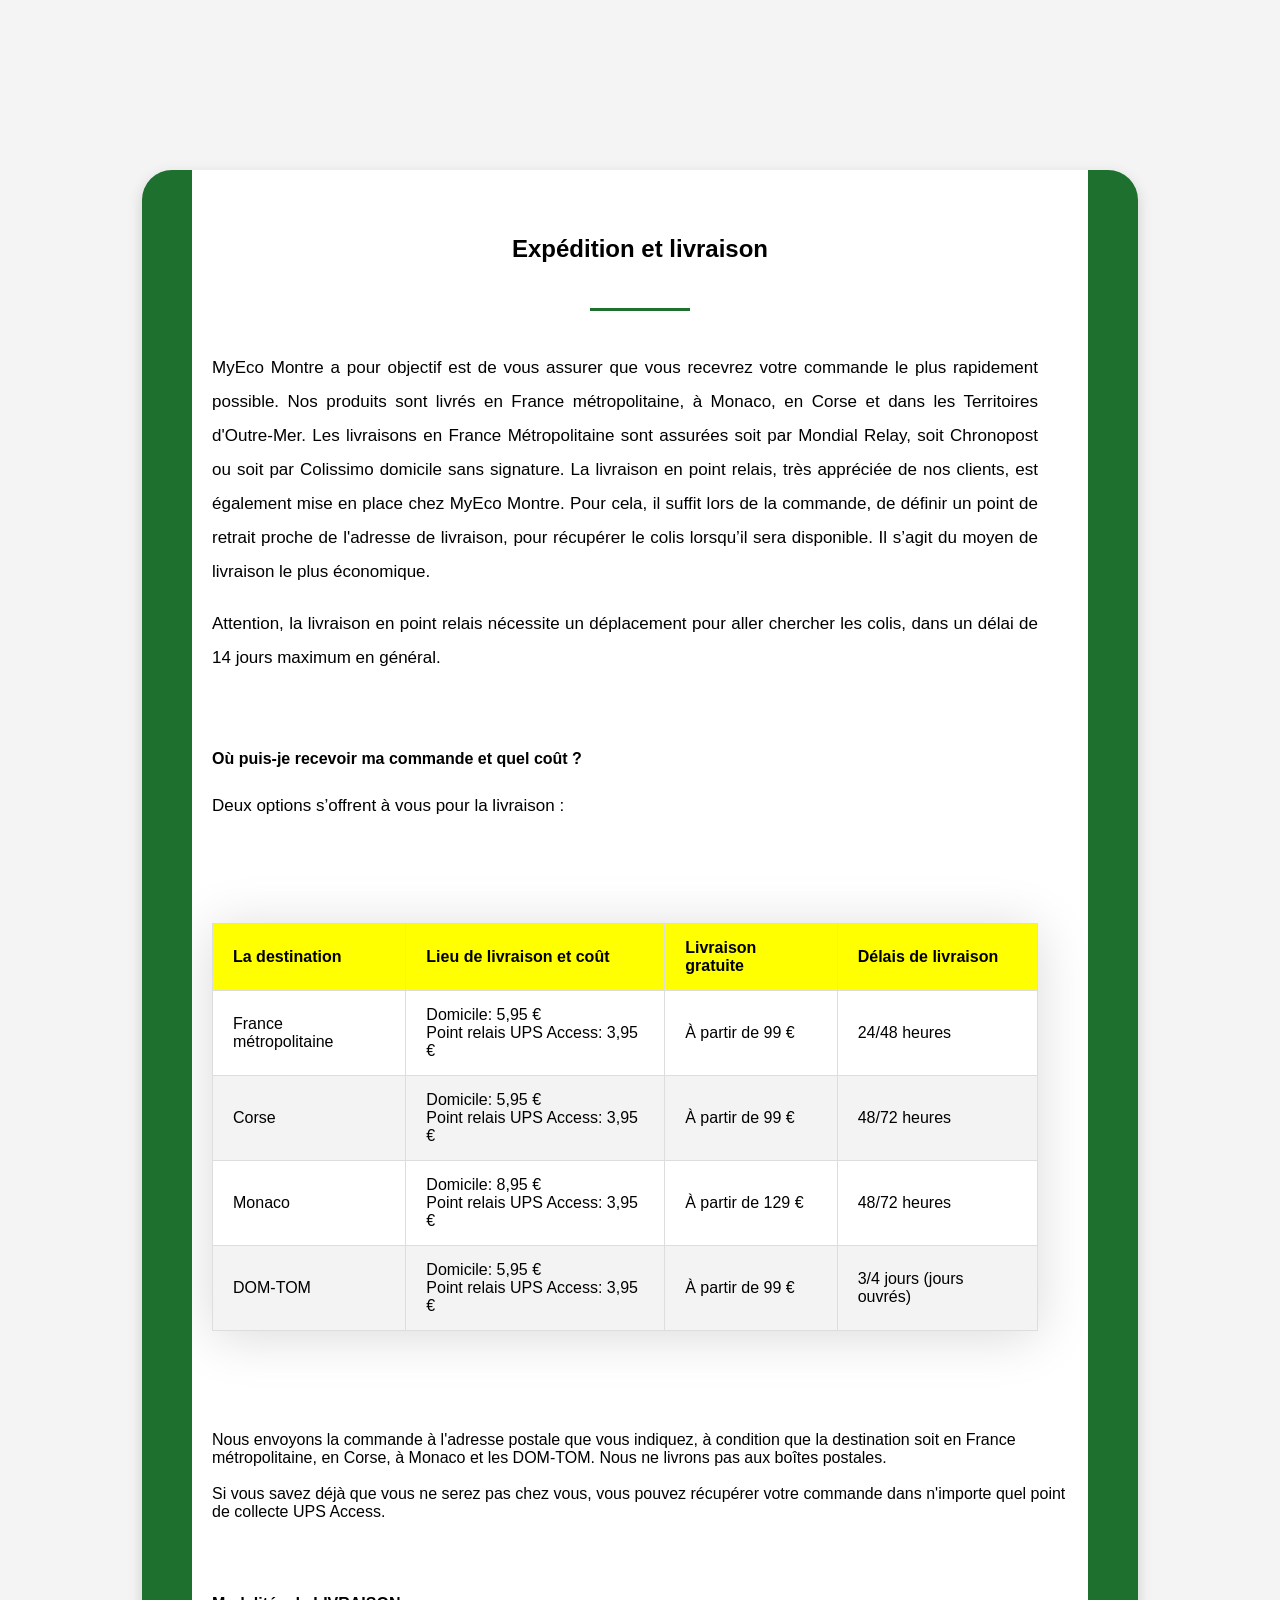
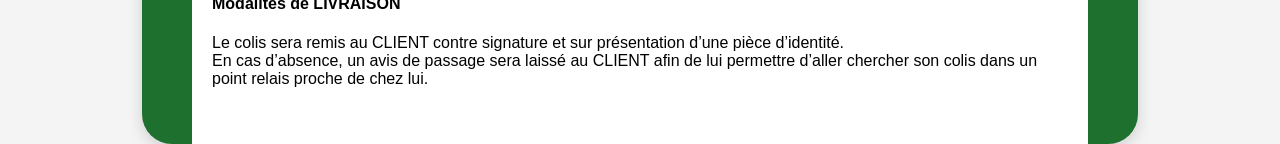
<file: livraison.html>
<!DOCTYPE html>
<html lang="en">
<head>
    <meta charset="UTF-8">
    <meta http-equiv="X-UA-Compatible" content="IE=edge">
    <meta name="viewport" content="width=device-width, initial-scale=1.0">
    <title>Livraison</title>
    <link rel="stylesheet" href="./livraison.css">
</head>
<body>
    <div class="about-section">
        <div class="inner-width">
              
        <h2>Expédition et livraison</h2>
    
        <div class="border"></div>
        <div class="about-section-row">
        <div class="about-section-col">
        <div class="about">
            <p>MyEco Montre a pour objectif est de vous assurer que vous recevrez votre commande le plus rapidement possible. Nos produits sont livrés en France métropolitaine, à Monaco, en Corse et dans les Territoires d'Outre-Mer. Les livraisons en France Métropolitaine sont assurées soit par Mondial Relay, soit Chronopost ou soit par Colissimo domicile sans signature. La livraison en point relais, très appréciée de nos clients, est également mise en place chez MyEco Montre. Pour cela, il suffit lors de la commande, de définir un point de retrait proche de l'adresse de livraison, pour récupérer le colis lorsqu’il sera disponible. Il s’agit du moyen de livraison le plus économique. </p> <br>
            <p>Attention, la livraison en point relais nécessite un déplacement pour aller chercher les colis, dans un délai de 14 jours maximum en général.</p>
            <br>
            <br>
            <br>
            
            
            <h4>Où puis-je recevoir ma commande et quel coût ?</h4>
            <p>Deux options s’offrent à vous pour la livraison :</p>

        <table class="tableau-livraison">
            <thead>
                <tr>
                    <th>La destination</th>
                    <th>Lieu de livraison et coût</th>
                    <th>Livraison gratuite</th>
                    <th>Délais de livraison</th>
                </tr>
            </thead>

            <tbody>
                <tr>
                    <td>France métropolitaine</td>
                    <td>Domicile: 5,95 € <br>
                    Point relais UPS Access: 3,95 €</td>
                    <td>À partir de 99 €</td>
                    <td>24/48 heures</td>
                    
                </tr>
                <tr>
                    <td>Corse</td>
                    <td>Domicile: 5,95 € <br>
                        Point relais UPS Access: 3,95 €</td>
                    <td>À partir de 99 €</td>
                    <td>48/72 heures</td>
                    
                </tr>
                <tr>
                    <td>Monaco</td>
                    <td>Domicile: 8,95 € <br>
                        Point relais UPS Access: 3,95 €</td>
                    <td>À partir de 129 €</td>
                    <td>48/72 heures</td>
                </tr>
                <tr>
                    <td>DOM-TOM</td>
                    <td>Domicile: 5,95 € <br>
                        Point relais UPS Access: 3,95 €</td>
                    <td>À partir de 99 €</td>
                    <td>3/4 jours (jours ouvrés)</td>
                </tr>
                
            </tbody>
        </table>
</div>
</section>

<p>Nous envoyons la commande à l'adresse postale que vous indiquez, à condition que la destination soit en France métropolitaine, en Corse, à Monaco et les DOM-TOM. Nous ne livrons pas aux boîtes postales. <br>
    <br>
Si vous savez déjà que vous ne serez pas chez vous, vous pouvez récupérer votre commande dans n'importe quel point de collecte UPS Access. </p>
<br>
<br>

<h4>Modalités de LIVRAISON</h4>
<p>Le colis sera remis au CLIENT contre signature et sur présentation d’une pièce d’identité. <br>En cas d’absence, un avis de passage sera laissé au CLIENT afin de lui permettre d’aller chercher son colis dans un point relais proche de chez lui.</p>
    
    
</body>
</html>
</file>
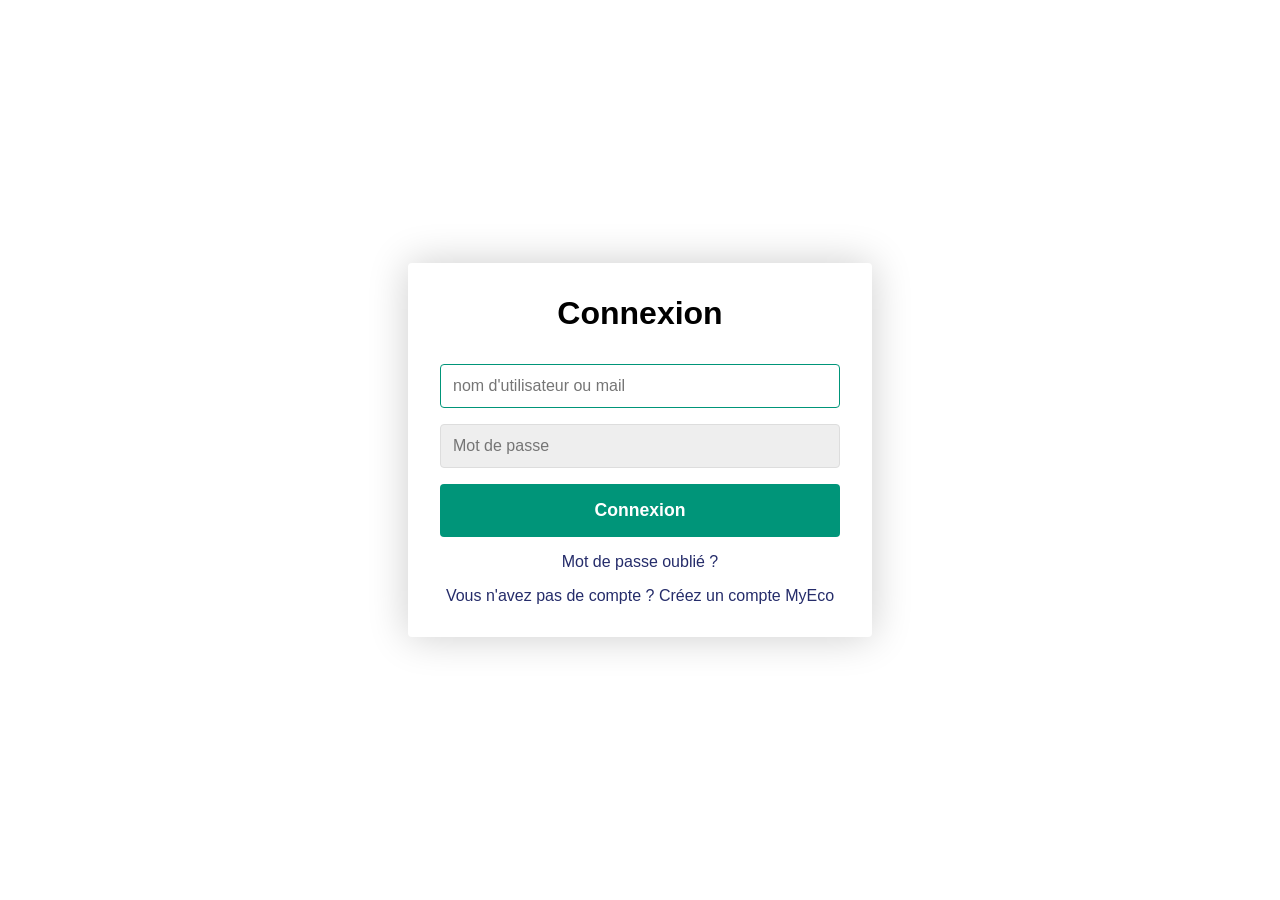
<file: login.html>
<!DOCTYPE html>
<head>
    <meta name="viewport" content="width=device-width, initial-scale=1.0">
    <meta charset="utf-8">
    <title>Connexion/Inscritipn</title>
    <link rel="stylesheet" href="./login.css">
</head>
<body>
    <div class="container">
        <form class="form" id="login">
            <h1 class="form__title">Connexion</h1>
            <div class="form__message form__message--error"></div>
            <div class="form__input-group">
                <input type="text" class="form__input" autofocus placeholder="nom d'utilisateur ou mail">
                <div class="form__input-error-message"></div>
            </div>
            <div class="form__input-group">
                <input type="password" class="form__input" autofocus placeholder="Mot de passe">
                <div class="form__input-error-message"></div>
            </div>
            <button class="form__button" type="submit">Connexion</button>
            <p class="form__text">
                <a href="#" class="form__link">Mot de passe oublié ?</a>
            </p>
            <p class="form__text">
                <a class="form__link" href="./" id="linkCreateAccount">Vous n'avez pas de compte ? Créez un compte MyEco</a>
            </p>
        </form>
        <form class="form form--hidden" id="createAccount">
            <h1 class="form__title">Créer un MyEco compte</h1>
            <div class="form__message form__message--error"></div>
            <div class="form__input-group">
                <input type="text" id="signupUsername" class="form__input" autofocus placeholder="Nom d'utilisateur">
                <div class="form__input-error-message"></div>
            </div>
            <div class="form__input-group">
                <input type="text" class="form__input" autofocus placeholder="Adresse mail">
                <div class="form__input-error-message"></div>
            </div>
            <div class="form__input-group">
                <input type="password" class="form__input" autofocus placeholder="Mot de passe">
                <div class="form__input-error-message"></div>
            </div>
            <div class="form__input-group">
                <input type="password" class="form__input" autofocus placeholder="Confirmer le mot de passe">
                <div class="form__input-error-message"></div>
            </div>
            <button class="form__button" type="submit">Création</button>
            <p class="form__text">
                <a class="form__link" href="./" id="linkLogin">Vous avez déjà un compte ? Connectez-vous</a>
            </p>
        </form>
    </div>
    <script src="./login.js"></script>
</body>
</file>
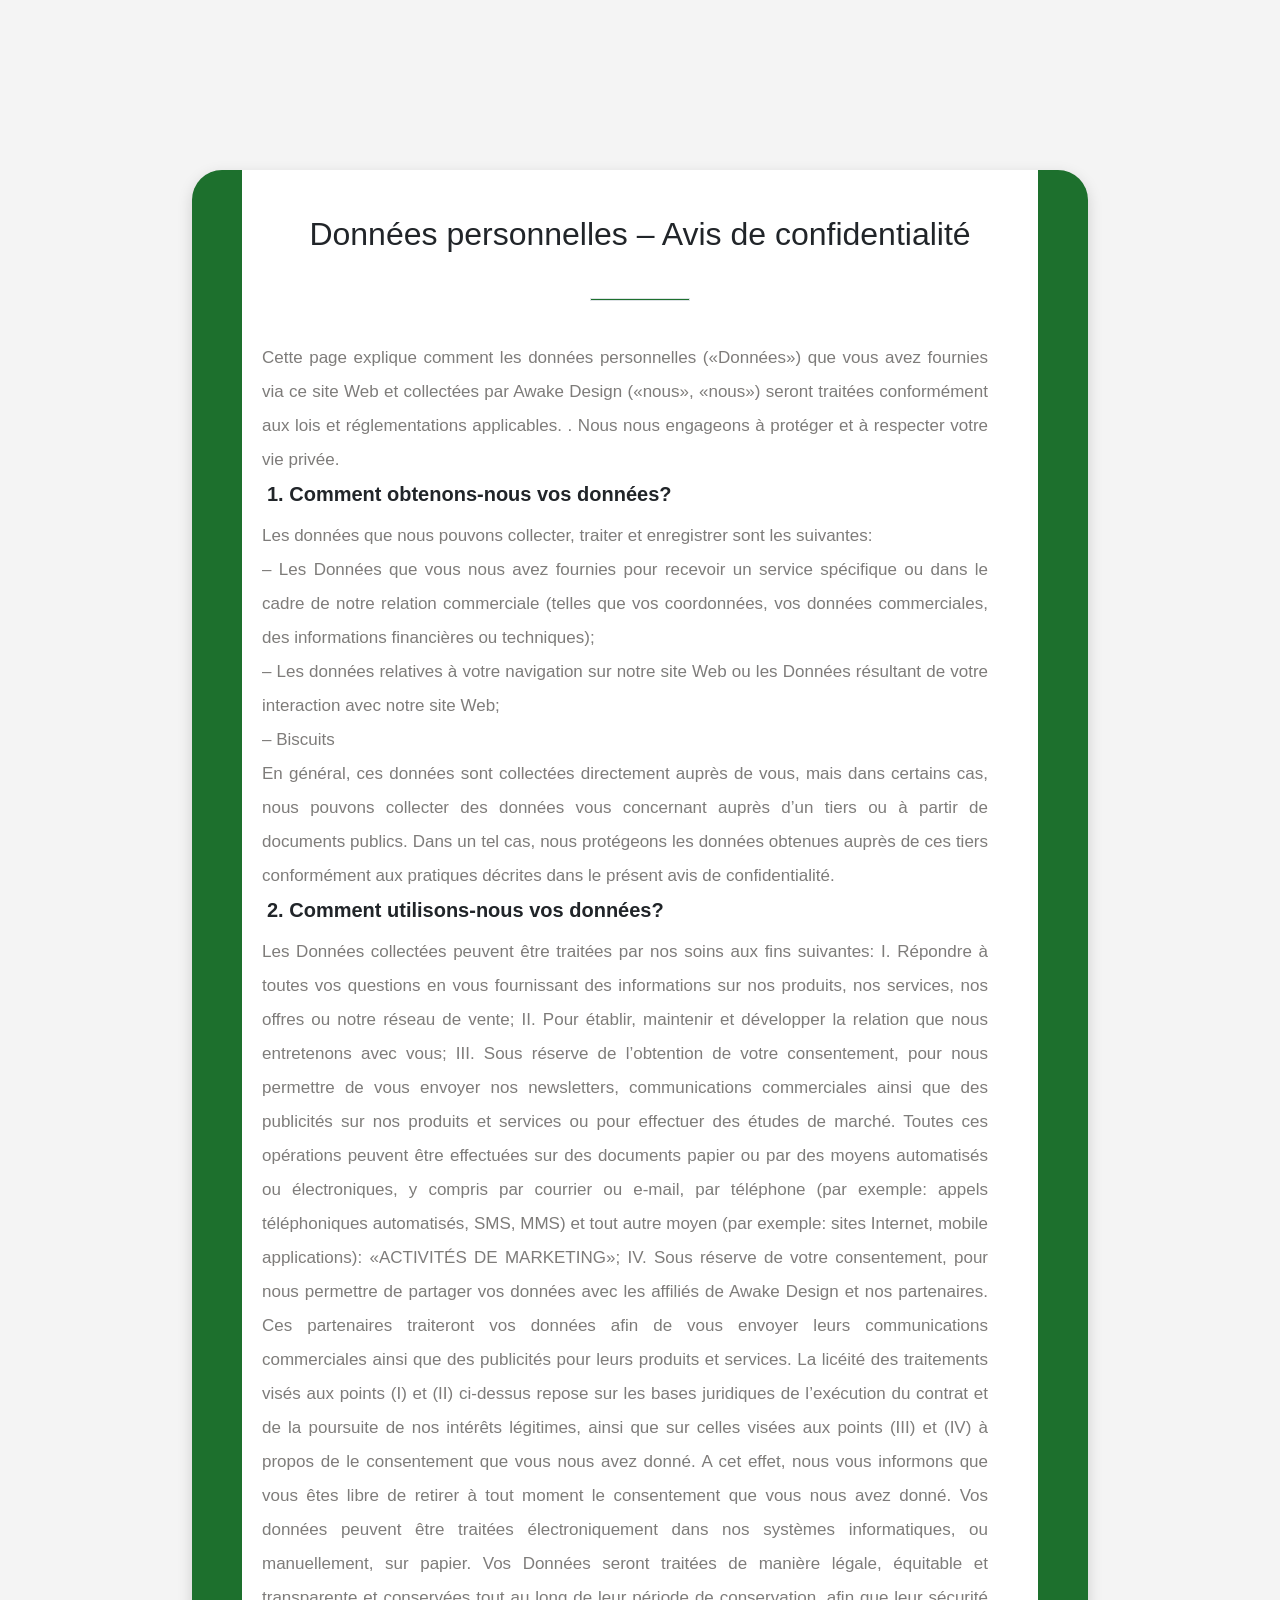
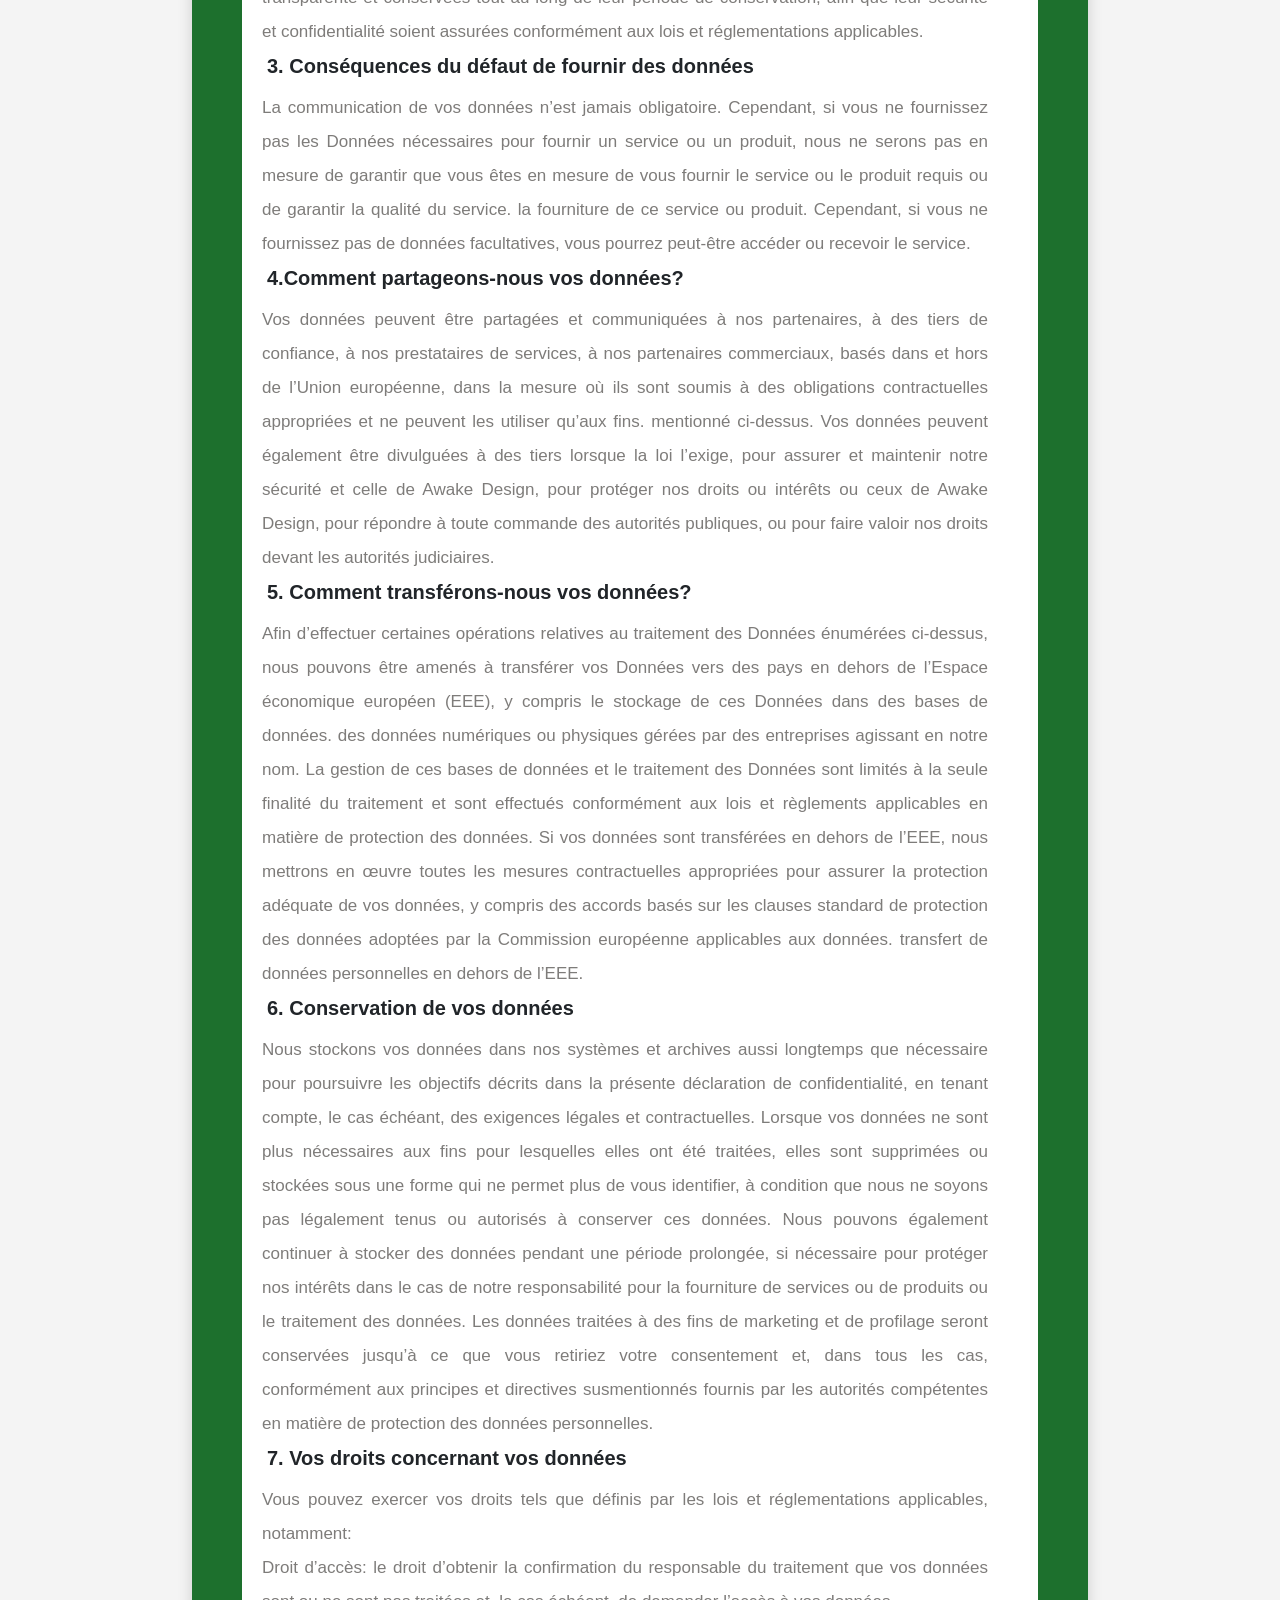
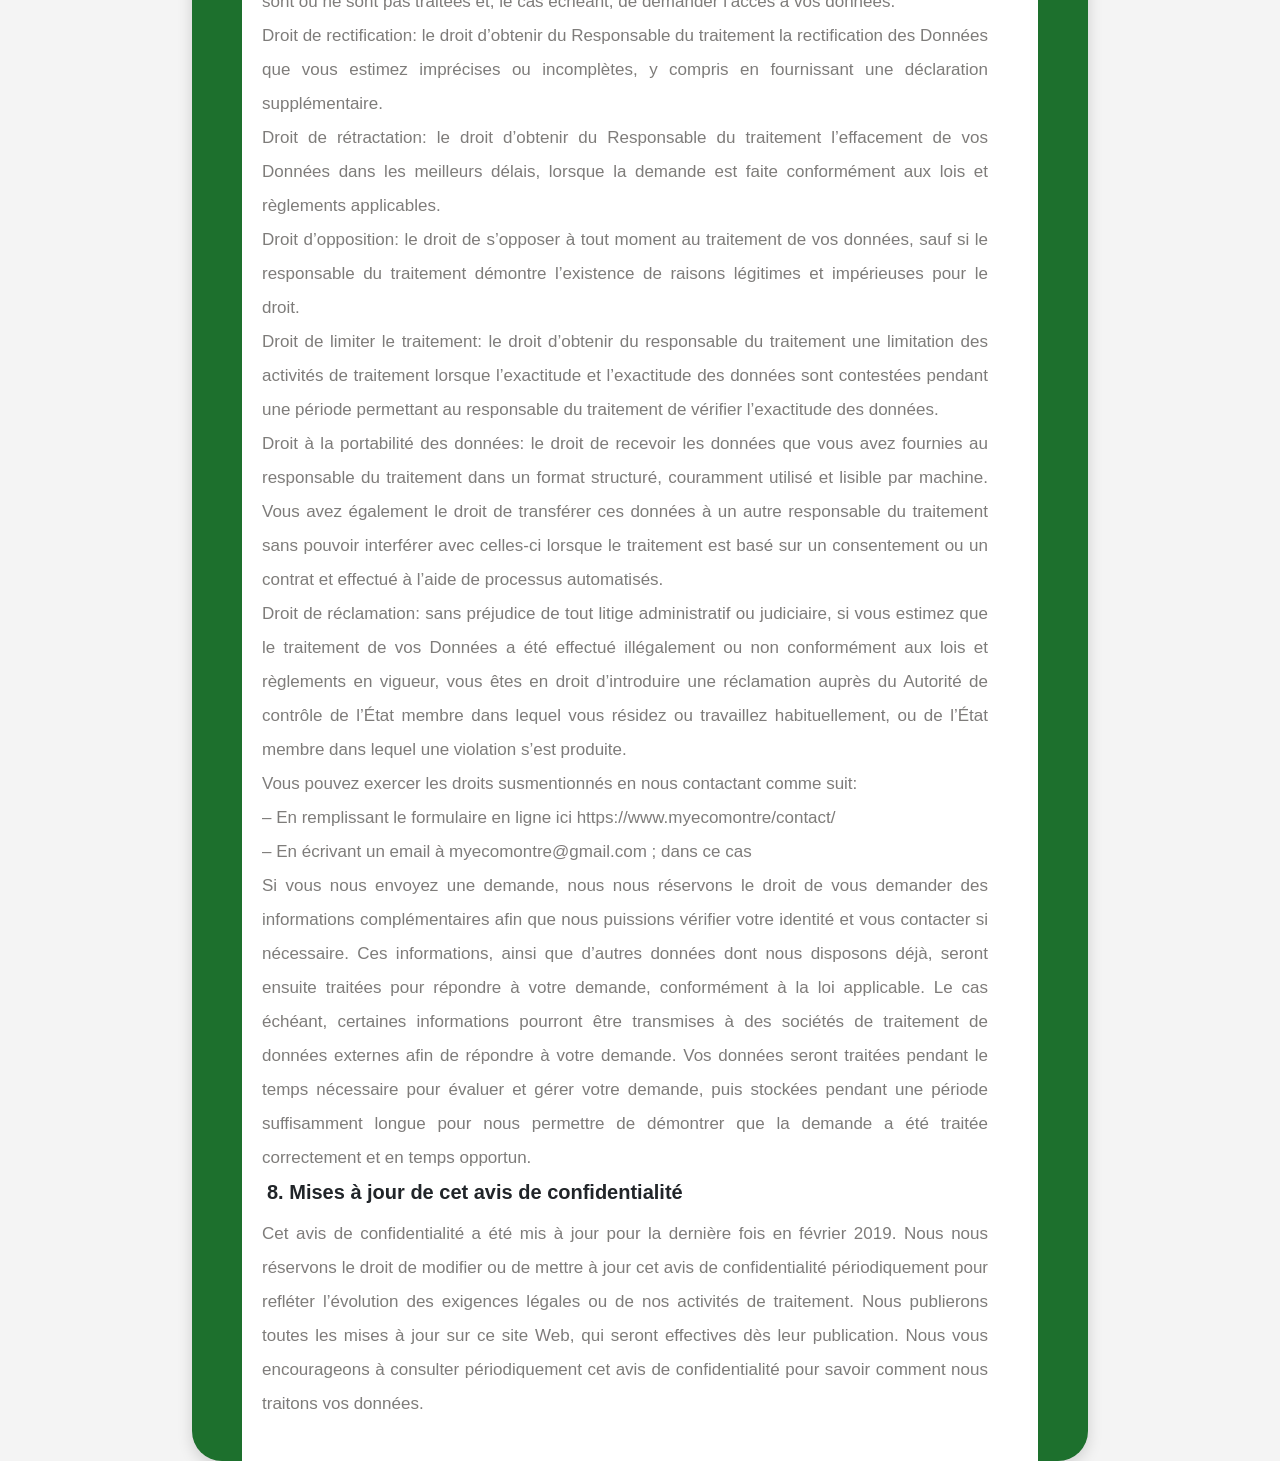
<file: politique.html>
<!DOCTYPE html>
<html lang="en">

<head>
    <meta charset="UTF-8">
    <meta http-equiv="X-UA-Compatible" content="IE=edge">
    <meta name="viewport" content="width=device-width, initial-scale=1.0">
    <title>Vie privée</title>
    <link rel="stylesheet" href="https://cdn.jsdelivr.net/npm/bootstrap@4.1.3/dist/css/bootstrap.min.css" integrity="sha384-MCw98/SFnGE8fJT3GXwEOngsV7Zt27NXFoaoApmYm81iuXoPkFOJwJ8ERdknLPMO" crossorigin="anonymous">

    <link href="https://fonts.googleapis.com/css2?family=Work+Sans&display=swap" rel="stylesheet">
    <link rel="stylesheet" href="./politique.css">
</head>

<body>
    <header>

        <!-- navbar -->
        


    <!-- Début texte données de confidentialité -->


    <div class="about-section">
    <div class="inner-width">
          
    <h2>Données personnelles – Avis de confidentialité</h2>

    <div class="border"></div>
    <div class="about-section-row">
    <div class="about-section-col">
    <div class="about">
    <p>Cette page explique comment les données personnelles («Données») que vous avez fournies via ce site Web et collectées par Awake Design («nous», «nous») seront traitées conformément aux lois et réglementations applicables. . Nous nous engageons à protéger et à respecter votre vie privée.</p>


    <h5>1. Comment obtenons-nous vos données?</h5> 
    <p>Les données que nous pouvons collecter, traiter et enregistrer sont les suivantes:<br>
    – Les Données que vous nous avez fournies pour recevoir un service spécifique ou dans le cadre de notre relation commerciale (telles que vos coordonnées, vos données commerciales, des informations financières ou techniques);<br>
    – Les données relatives à votre navigation sur notre site Web ou les Données résultant de votre interaction avec notre site Web;<br>
    – Biscuits<br>
    En général, ces données sont collectées directement auprès de vous, mais dans certains cas, nous pouvons collecter des données vous concernant auprès d’un tiers ou à partir de documents publics. Dans un tel cas, nous protégeons les données obtenues auprès de ces tiers conformément aux pratiques décrites dans le présent avis de confidentialité.</p>
    
    <h5>2. Comment utilisons-nous vos données?</h5>
    <p>Les Données collectées peuvent être traitées par nos soins aux fins suivantes:
    
    I. Répondre à toutes vos questions en vous fournissant des informations sur nos produits, nos services, nos offres ou notre réseau de vente;
    
    II. Pour établir, maintenir et développer la relation que nous entretenons avec vous;
    
    III. Sous réserve de l’obtention de votre consentement, pour nous permettre de vous envoyer nos newsletters, communications commerciales ainsi que des publicités sur nos produits et services ou pour effectuer des études de marché. Toutes ces opérations peuvent être effectuées sur des documents papier ou par des moyens automatisés ou électroniques, y compris par courrier ou e-mail, par téléphone (par exemple: appels téléphoniques automatisés, SMS, MMS) et tout autre moyen (par exemple: sites Internet, mobile applications): «ACTIVITÉS DE MARKETING»;
    IV. Sous réserve de votre consentement, pour nous permettre de partager vos données avec les affiliés de Awake Design et nos partenaires. Ces partenaires traiteront vos données afin de vous envoyer leurs communications commerciales ainsi que des publicités pour leurs produits et services.
    
    La licéité des traitements visés aux points (I) et (II) ci-dessus repose sur les bases juridiques de l’exécution du contrat et de la poursuite de nos intérêts légitimes, ainsi que sur celles visées aux points (III) et (IV) à propos de le consentement que vous nous avez donné. A cet effet, nous vous informons que vous êtes libre de retirer à tout moment le consentement que vous nous avez donné. Vos données peuvent être traitées électroniquement dans nos systèmes informatiques, ou manuellement, sur papier. Vos Données seront traitées de manière légale, équitable et transparente et conservées tout au long de leur période de conservation, afin que leur sécurité et confidentialité soient assurées conformément aux lois et réglementations applicables.</p>
    
    <h5>3. Conséquences du défaut de fournir des données</h5>
    <p>La communication de vos données n’est jamais obligatoire. Cependant, si vous ne fournissez pas les Données nécessaires pour fournir un service ou un produit, nous ne serons pas en mesure de garantir que vous êtes en mesure de vous fournir le service ou le produit requis ou de garantir la qualité du service. la fourniture de ce service ou produit. Cependant, si vous ne fournissez pas de données facultatives, vous pourrez peut-être accéder ou recevoir le service.</p>
    
    <h5>4.Comment partageons-nous vos données?</h5>
    <p>Vos données peuvent être partagées et communiquées à nos partenaires, à des tiers de confiance, à nos prestataires de services, à nos partenaires commerciaux, basés dans et hors de l’Union européenne, dans la mesure où ils sont soumis à des obligations contractuelles appropriées et ne peuvent les utiliser qu’aux fins. mentionné ci-dessus.
    Vos données peuvent également être divulguées à des tiers lorsque la loi l’exige, pour assurer et maintenir notre sécurité et celle de Awake Design, pour protéger nos droits ou intérêts ou ceux de Awake Design, pour répondre à toute commande des autorités publiques, ou pour faire valoir nos droits devant les autorités judiciaires.</p>
    
    <h5>5. Comment transférons-nous vos données?</h5>
    <p>Afin d’effectuer certaines opérations relatives au traitement des Données énumérées ci-dessus, nous pouvons être amenés à transférer vos Données vers des pays en dehors de l’Espace économique européen (EEE), y compris le stockage de ces Données dans des bases de données. des données numériques ou physiques gérées par des entreprises agissant en notre nom. La gestion de ces bases de données et le traitement des Données sont limités à la seule finalité du traitement et sont effectués conformément aux lois et règlements applicables en matière de protection des données.
    Si vos données sont transférées en dehors de l’EEE, nous mettrons en œuvre toutes les mesures contractuelles appropriées pour assurer la protection adéquate de vos données, y compris des accords basés sur les clauses standard de protection des données adoptées par la Commission européenne applicables aux données. transfert de données personnelles en dehors de l’EEE.</p>
    
    <h5>6. Conservation de vos données</h5>
    <p>Nous stockons vos données dans nos systèmes et archives aussi longtemps que nécessaire pour poursuivre les objectifs décrits dans la présente déclaration de confidentialité, en tenant compte, le cas échéant, des exigences légales et contractuelles.
    Lorsque vos données ne sont plus nécessaires aux fins pour lesquelles elles ont été traitées, elles sont supprimées ou stockées sous une forme qui ne permet plus de vous identifier, à condition que nous ne soyons pas légalement tenus ou autorisés à conserver ces données. Nous pouvons également continuer à stocker des données pendant une période prolongée, si nécessaire pour protéger nos intérêts dans le cas de notre responsabilité pour la fourniture de services ou de produits ou le traitement des données. Les données traitées à des fins de marketing et de profilage seront conservées jusqu’à ce que vous retiriez votre consentement et, dans tous les cas, conformément aux principes et directives susmentionnés fournis par les autorités compétentes en matière de protection des données personnelles.</p>
    
    <h5>7. Vos droits concernant vos données</h5>
    <p>Vous pouvez exercer vos droits tels que définis par les lois et réglementations applicables, notamment:</p>
    
    <p>Droit d’accès: le droit d’obtenir la confirmation du responsable du traitement que vos données sont ou ne sont pas traitées et, le cas échéant, de demander l’accès à vos données.<br>
    Droit de rectification: le droit d’obtenir du Responsable du traitement la rectification des Données que vous estimez imprécises ou incomplètes, y compris en fournissant une déclaration supplémentaire.<br>
    Droit de rétractation: le droit d’obtenir du Responsable du traitement l’effacement de vos Données dans les meilleurs délais, lorsque la demande est faite conformément aux lois et règlements applicables.<br>
    Droit d’opposition: le droit de s’opposer à tout moment au traitement de vos données, sauf si le responsable du traitement démontre l’existence de raisons légitimes et impérieuses pour le droit.<br>
    Droit de limiter le traitement: le droit d’obtenir du responsable du traitement une limitation des activités de traitement lorsque l’exactitude et l’exactitude des données sont contestées pendant une période permettant au responsable du traitement de vérifier l’exactitude des données.<br>
    Droit à la portabilité des données: le droit de recevoir les données que vous avez fournies au responsable du traitement dans un format structuré, couramment utilisé et lisible par machine. Vous avez également le droit de transférer ces données à un autre responsable du traitement sans pouvoir interférer avec celles-ci lorsque le traitement est basé sur un consentement ou un contrat et effectué à l’aide de processus automatisés.<br>
    Droit de réclamation: sans préjudice de tout litige administratif ou judiciaire, si vous estimez que le traitement de vos Données a été effectué illégalement ou non conformément aux lois et règlements en vigueur, vous êtes en droit d’introduire une réclamation auprès du Autorité de contrôle de l’État membre dans lequel vous résidez ou travaillez habituellement, ou de l’État membre dans lequel une violation s’est produite.<br></p>
    
    <p>Vous pouvez exercer les droits susmentionnés en nous contactant comme suit:</p>
    
    <p>– En remplissant le formulaire en ligne ici https://www.myecomontre/contact/</p>
    
    <p>– En écrivant un email à myecomontre@gmail.com ; dans ce cas</p>
    
    <p>Si vous nous envoyez une demande, nous nous réservons le droit de vous demander des informations complémentaires afin que nous puissions vérifier votre identité et vous contacter si nécessaire. Ces informations, ainsi que d’autres données dont nous disposons déjà, seront ensuite traitées pour répondre à votre demande, conformément à la loi applicable. Le cas échéant, certaines informations pourront être transmises à des sociétés de traitement de données externes afin de répondre à votre demande. Vos données seront traitées pendant le temps nécessaire pour évaluer et gérer votre demande, puis stockées pendant une période suffisamment longue pour nous permettre de démontrer que la demande a été traitée correctement et en temps opportun.</p>
    
    <h5>8. Mises à jour de cet avis de confidentialité</h5>
    <p>Cet avis de confidentialité a été mis à jour pour la dernière fois en février 2019. Nous nous réservons le droit de modifier ou de mettre à jour cet avis de confidentialité périodiquement pour refléter l’évolution des exigences légales ou de nos activités de traitement. Nous publierons toutes les mises à jour sur ce site Web, qui seront effectives dès leur publication. Nous vous encourageons à consulter périodiquement cet avis de confidentialité pour savoir comment nous traitons vos données.</p>
</div>


    

</section>



    <script src="https://code.jquery.com/jquery-3.3.1.slim.min.js" integrity="sha384-q8i/X+965DzO0rT7abK41JStQIAqVgRVzpbzo5smXKp4YfRvH+8abtTE1Pi6jizo" crossorigin="anonymous"></script>
    <script src="https://cdn.jsdelivr.net/npm/popper.js@1.14.3/dist/umd/popper.min.js" integrity="sha384-ZMP7rVo3mIykV+2+9J3UJ46jBk0WLaUAdn689aCwoqbBJiSnjAK/l8WvCWPIPm49" crossorigin="anonymous"></script>
    <script src="https://cdn.jsdelivr.net/npm/bootstrap@4.1.3/dist/js/bootstrap.min.js" integrity="sha384-ChfqqxuZUCnJSK3+MXmPNIyE6ZbWh2IMqE241rYiqJxyMiZ6OW/JmZQ5stwEULTy" crossorigin="anonymous"></script>
</body>
</html>
</file>
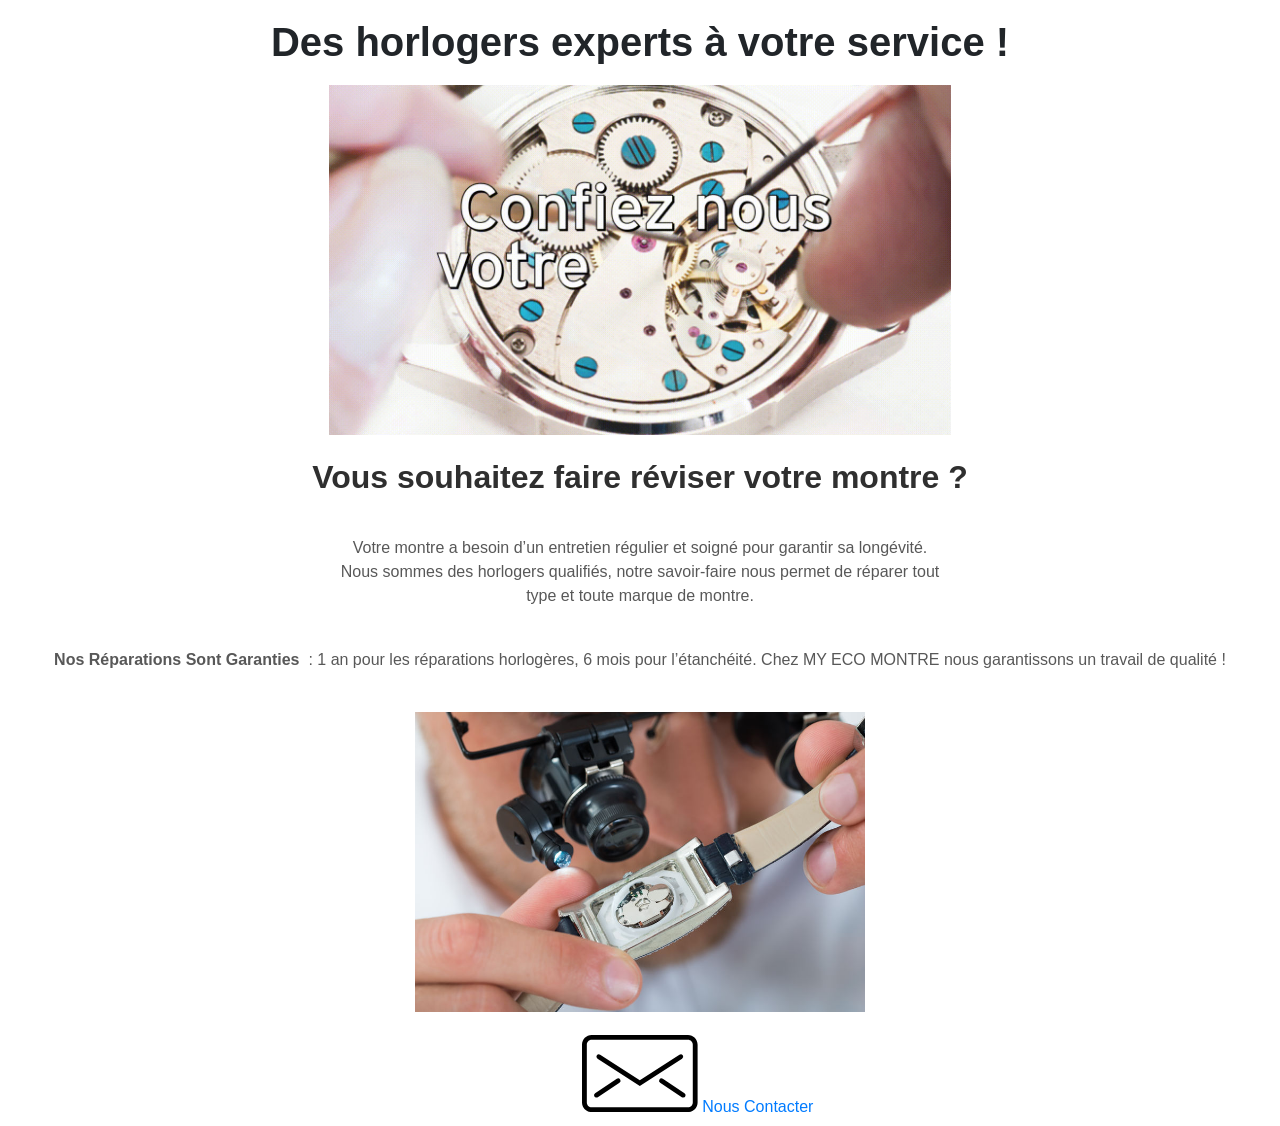
<file: reparation.html>
<!DOCTYPE html>
<html lang="en">
<head>
    <meta charset="UTF-8">
    <meta http-equiv="X-UA-Compatible" content="IE=edge">
    <meta name="viewport" content="width=device-width, initial-scale=1.0">
    <title>MyEco Montre</title>
    <link rel="stylesheet" href="https://cdn.jsdelivr.net/npm/bootstrap@4.1.3/dist/css/bootstrap.min.css" integrity="sha384-MCw98/SFnGE8fJT3GXwEOngsV7Zt27NXFoaoApmYm81iuXoPkFOJwJ8ERdknLPMO" crossorigin="anonymous">
   <!--- icon logo library bootstrap-->  <link rel="stylesheet" href="https://cdnjs.cloudflare.com/ajax/libs/font-awesome/4.7.0/css/font-awesome.min.css">    <!--- icon logo library bootstrap--> 
    <link rel="stylesheet" href="./reparation.css">
    

</head>
<body>
    <!-- navbar -->
<!-- <header>


<section>
    <nav class="navbar">
        <div class="nav">
            <img src="./images/logomyeco.png" class="logo" alt="">
        <div class="nav-items">
            <div class="search">
                <input type="text" class="search-box" placeholder="Recherche ..">
                <button class="search-btn">Recherche</button>
            </div>
            <a href="#"><img src="./images/user.png" alt=""></a>
            <a href="#"><img src="./images/cart.png" alt=""></a>
        </div>
        </div>
        <ul class="links-container">
            <li class="link-item"><a href="homme.html" class="link">Hommes</a></li>
            <li class="link-item"><a href="femme.html" class="link">Femmes</a></li>
            <li class="link-item"><a href="junior.html" class="link">Juniors</a></li>
            <li class="link-item"><a href="reparation.html" class="link">Services</a></li>
            <li class="link-item"><a href="" class="link">Les origines de MyEco</a></li>
        </ul>
    </nav>
</section>
</header> -->
<h1>Des horlogers experts à votre service !</h1>
<div>
<p style="text-align: center;"><img class="image-reparation" src="images/reparation-horlogere-gif.gif" alt="cette image ne s'affiche pas correctement !" height="350px"></p>
</div>
 <main class="container my-4">
        <h2 class="text-center-reparation">Vous souhaitez faire réviser votre montre ?</h2>
</main>
<p id="texte700">Votre montre a besoin d’un entretien régulier et soigné pour garantir sa longévité.<br> 
    Nous sommes des horlogers qualifiés, notre savoir-faire nous permet de réparer tout <br>
    type et toute marque de montre.</p>

<p id="texte700">
    <strong>Nos réparations sont garanties</strong>
    &nbsp;: 1 an pour les réparations horlogères, 6 mois pour l’étanchéité. Chez MY ECO MONTRE nous garantissons un travail de qualité&nbsp;!
</p>

<p style="text-align: center;"><img class="image-reparation" src="images/reparation-montre1.jpeg" alt="cette image ne s'affiche pas correctement !" height="300px"></p>


<div id="texte800">
<a data-scroll-to-btn="" class="btn blue dim btn--padded btn--icon" href="#make-appointment">
    <svg fill="none" xmlns="http://www.w3.org/2000/svg" viewBox="0 0 48 32">
        <rect width="48" height="32" rx="4" fill="#fff"></rect>
        <path d="M44 32H4c-2.206 0-4-1.794-4-4V4c0-2.206 1.794-4 4-4h40c2.206 0 4 1.794 4 4v24c0 2.206-1.794 4-4 4zM4 2c-1.103 0-2 .897-2 2v24c0 1.103.897 2 2 2h40c1.103 0 2-.897 2-2V4c0-1.103-.897-2-2-2H4z" fill="#000"></path>
        <path d="M24 21.191L6.457 9.84a1 1 0 011.086-1.68L24 18.809 40.457 8.16a1 1 0 011.086 1.68L24 21.191zM6.001 26a1 1 0 01-.556-1.832l9-6a1 1 0 111.11 1.664l-9 6a1.004 1.004 0 01-.554.168zM41.999 26c-.19 0-.383-.055-.554-.168l-9-6a1 1 0 111.11-1.664l9 6A1 1 0 0141.999 26z" fill="#000"></path>
    </svg>
    Nous contacter
</a>
</div>
<!-- Footer -->
<!-- 
<section>
  <footer>
      <div class="footer-content"></div> -->
      <!-- <img src="./images/logomyeco.png" class="logofooter" alt=""> -->
      <!-- <div class="footer-ul">
          <ul class="category">
              <li class="category-title">Services</li>
              <li><a href="#" class="footer-link">Service client</a></li>
              <li><a href="#" class="footer-link">Service après-vente</a></li>
              <li><a href="#" class="footer-link">Livraison</a></li>
              <li><a href="#" class="footer-link">Faq</a></li>
              <li><a href="#" class="footer-link">CGV</a></li>
              <li><a href="#" class="footer-link">Contactez-nous</a></li>
          </ul> -->
          <!-- <ul class="category">
              <li class="category-title">Services</li>
              <li><a href="#" class="footer-link"></a>Service client</li>
              <li><a href="#" class="footer-link"></a>Service après-vente</li>
              <li><a href="#" class="footer-link">Livraison</a></li>
              <li><a href="#" class="footer-link">Faq</a></li>
              <li><a href="#" class="footer-link">CGV</a></li>
              <li><a href="#" class="footer-link">Contactez-nous</a></li>
              <li><a href="#" class="footer-link"></a></li>
              <li><a href="#" class="footer-link"></a></li>
              <li><a href="#" class="footer-link"></a></li>
              <li><a href="#" class="footer-link"></a></li>
          </ul> -->
      <!-- </div>
      <p class="footer-title">A propos de</p>
      <p class="info">blablablablablablablablablaaaaaaaaaaaaaaaaaaaaaaaaaaaaaaaaaaaaaaaaaaaaaaaaaaaaaaaaaaaaaaaaaaaaaaaaaaaaaaaa</p>
      <p class="info">Pour plus d'informations joignez-nous par mail : help@myeco.fr</p>
      <p class="info">pour plus d'informations joignez-nous au 09.80.65.12.22</p>

  </footer>
</section> -->

<script src="https://code.jquery.com/jquery-3.3.1.slim.min.js" integrity="sha384-q8i/X+965DzO0rT7abK41JStQIAqVgRVzpbzo5smXKp4YfRvH+8abtTE1Pi6jizo" crossorigin="anonymous"></script>
  <script src="https://cdn.jsdelivr.net/npm/popper.js@1.14.3/dist/umd/popper.min.js" integrity="sha384-ZMP7rVo3mIykV+2+9J3UJ46jBk0WLaUAdn689aCwoqbBJiSnjAK/l8WvCWPIPm49" crossorigin="anonymous"></script>
  <script src="https://cdn.jsdelivr.net/npm/bootstrap@4.1.3/dist/js/bootstrap.min.js" integrity="sha384-ChfqqxuZUCnJSK3+MXmPNIyE6ZbWh2IMqE241rYiqJxyMiZ6OW/JmZQ5stwEULTy" crossorigin="anonymous"></script>

  
</body>
</html>
</file>
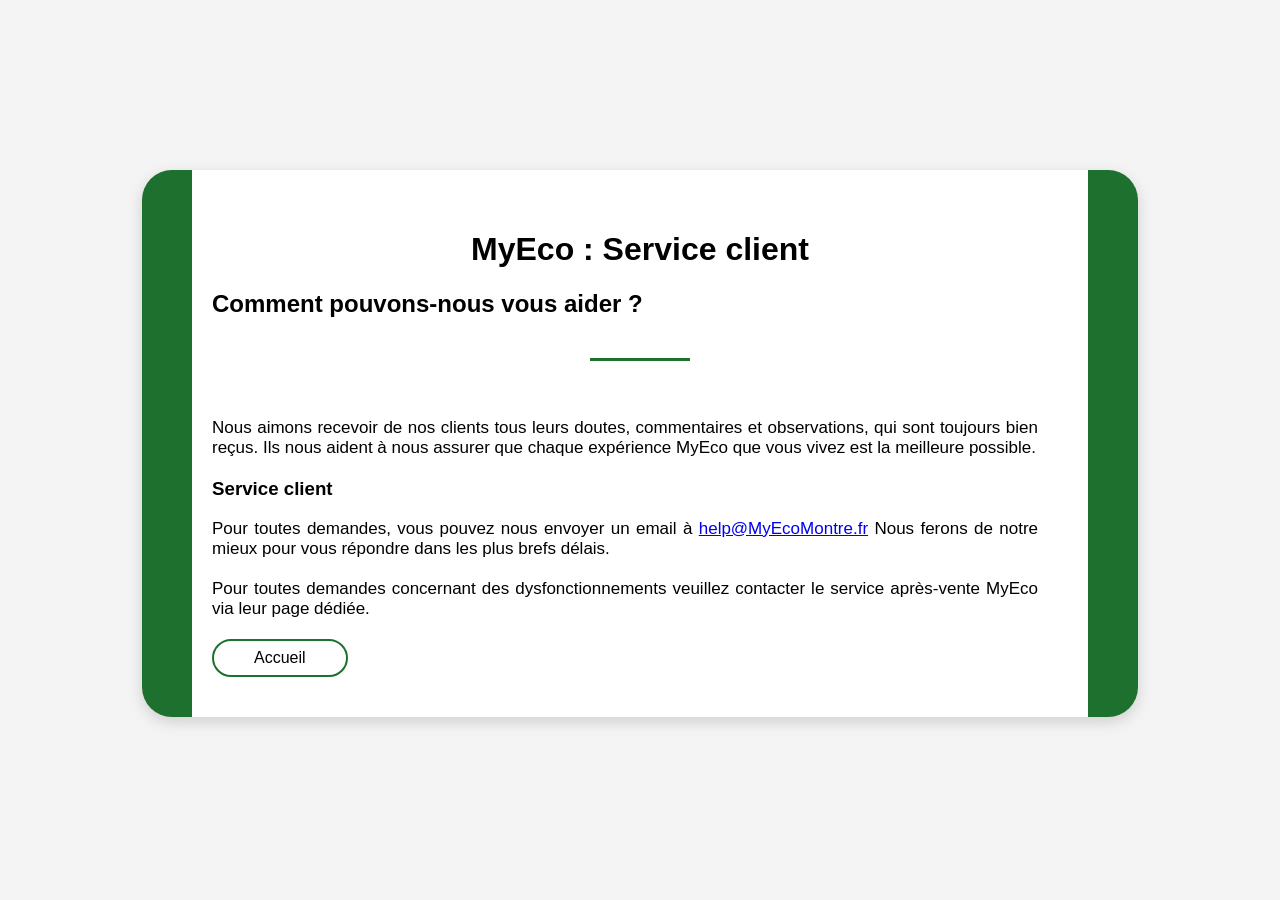
<file: service_client.html>
<!doctype html>
<html lang="fr">
<head>
  <meta charset="utf-8">
  <title>Services</title>
  <link href="./services.css" rel="stylesheet" type="text/css"/>
  </head>
  <body>
      <div class="about-section">
        <div class="inner-width">
          <h1>MyEco : Service client</h1>
          <h2>Comment pouvons-nous vous aider ?</h2>
          <div class="border"></div>
          <div class="about-section-row">
            <div class="about-section-col">
              <div class="about">
                <p>
                  Nous aimons recevoir de nos clients tous leurs doutes, commentaires et observations, qui sont toujours bien reçus. Ils nous aident à nous assurer que chaque expérience MyEco que vous vivez est la meilleure possible.
                    </p>
                    <h3>Service client</h3>
                    <p>Pour toutes demandes, vous pouvez nous envoyer un email à <a href="mailto:help@MyEcoMontre.fr"> help@MyEcoMontre.fr</a> Nous ferons de notre mieux pour vous répondre dans les plus brefs délais.
                        </p>
                    <p>Pour toutes demandes concernant des dysfonctionnements  veuillez contacter le service après-vente MyEco via leur page dédiée.
                        </p>
                        <a class="button" href="./index.html">Accueil</a>
              
                  </div>
               
  </body>
</html>
</file>
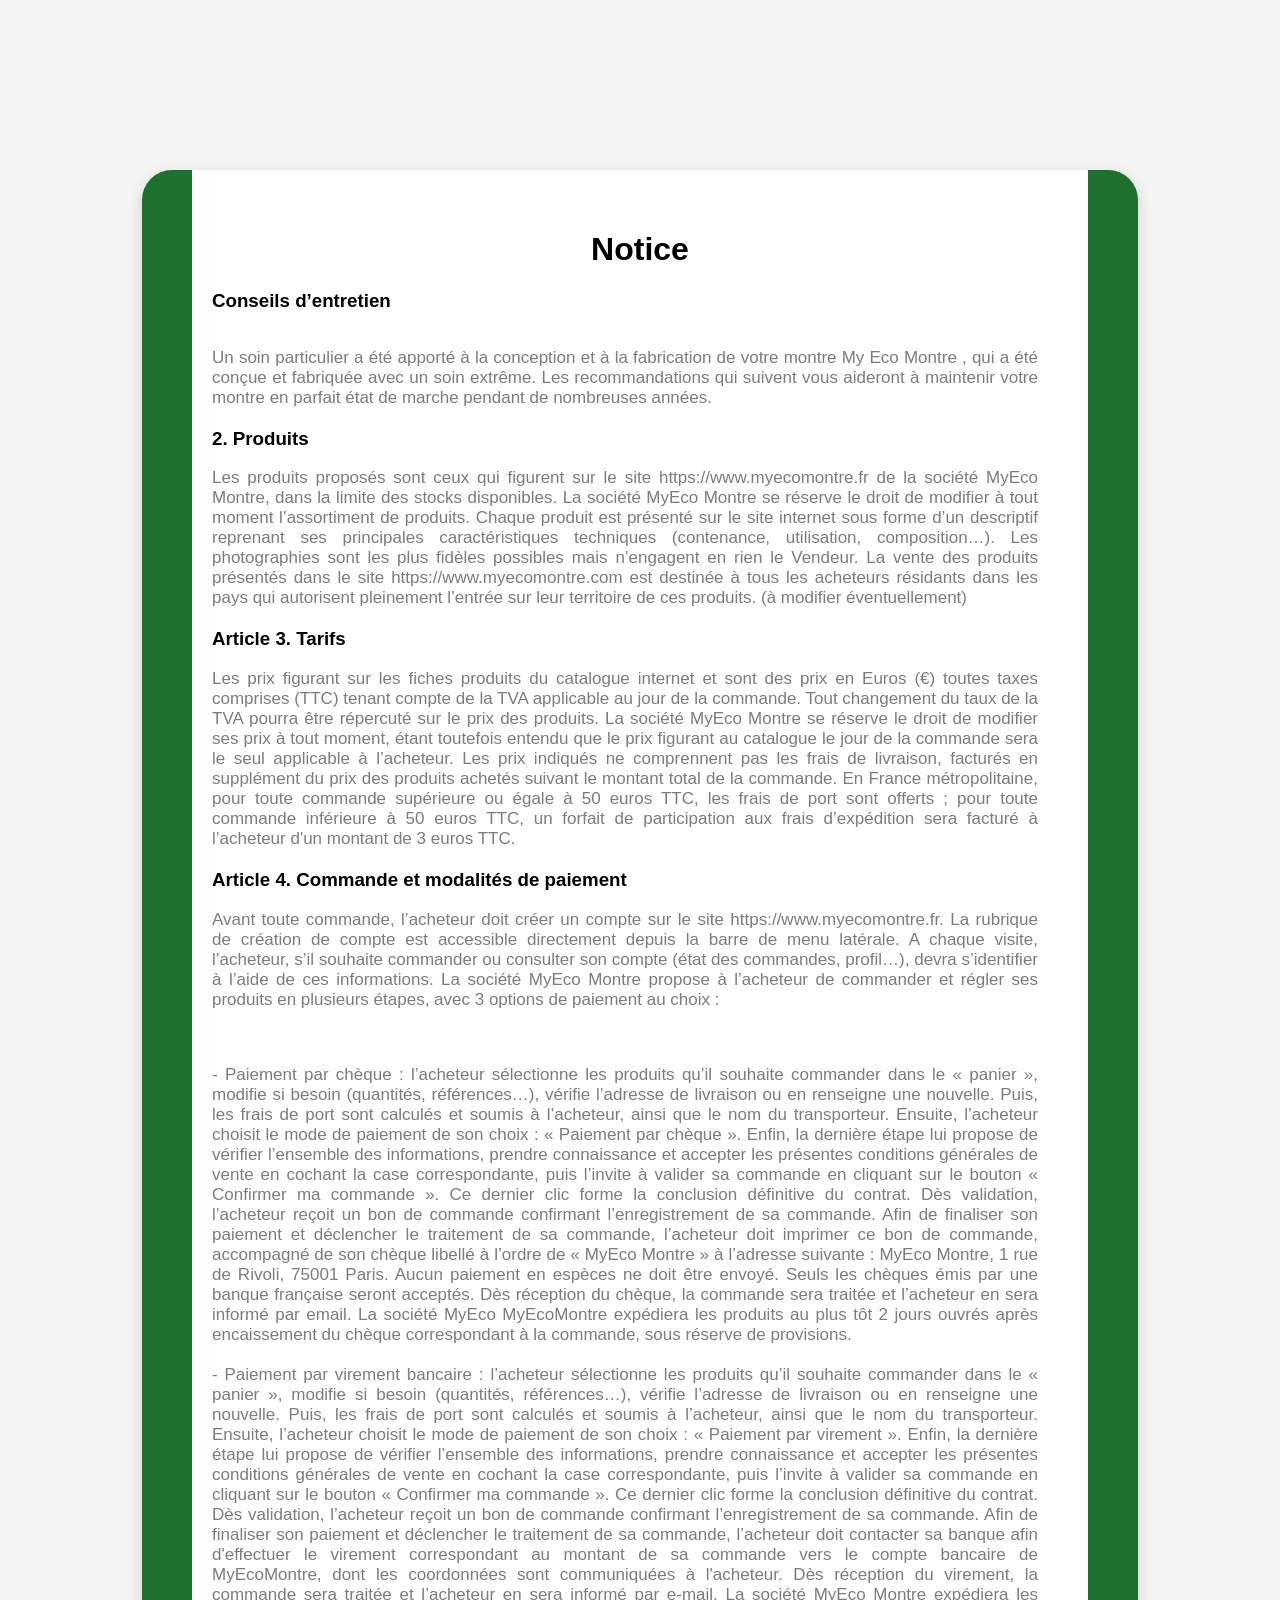
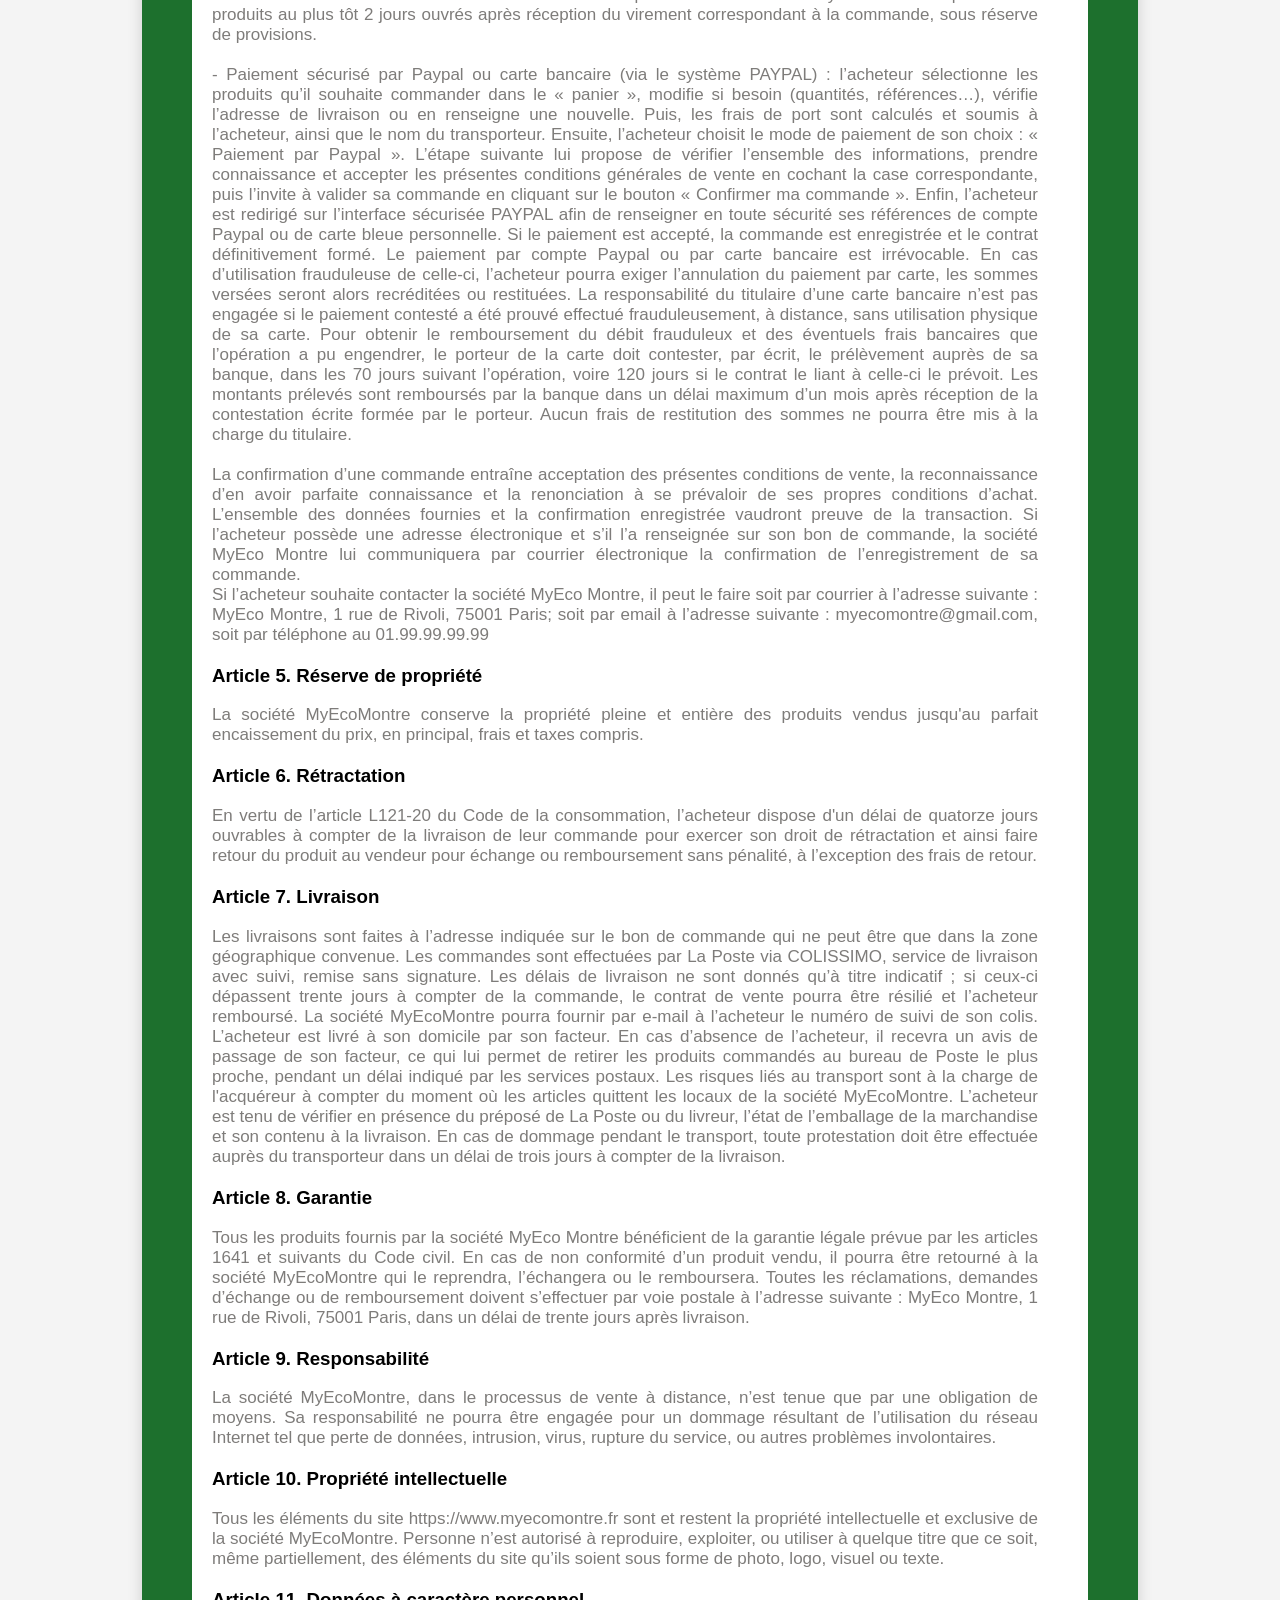
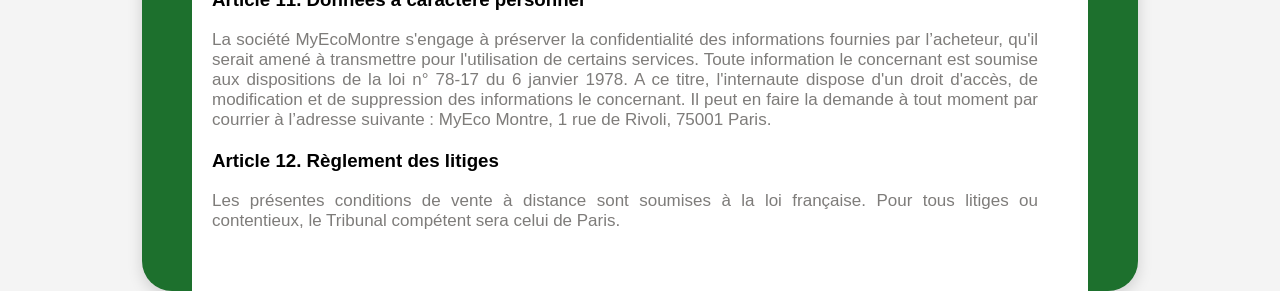
<file: test.html>
<!doctype html>
  <html lang="fr">
  <head>
    <meta charset="utf-8">
    <title>Titre de la page</title>
    <link href="../origines/origine.css" rel="stylesheet" type="text/css"/>
    </head>
    <body>
        <div class="about-section">
          <div class="inner-width">
        <h1>Notice</h1>
        

        <h3>Conseils d’entretien</h3>
        
            <div class="about-section-row">
              <div class="about-section-col">
                <div class="about">
                        <p>Un soin particulier a été apporté à la conception et à la fabrication de votre montre My Eco Montre , qui a été conçue et fabriquée avec un soin extrême.
                          Les recommandations qui suivent vous aideront à maintenir votre montre en parfait état de marche pendant de nombreuses années.
                           </p>
                                       
                        <h3> 2. Produits </h3>
                        <p>Les produits proposés sont ceux qui figurent sur le site https://www.myecomontre.fr de la société MyEco Montre, dans la limite des stocks disponibles. La société MyEco Montre se réserve le droit de modifier à tout moment l’assortiment de produits. Chaque produit est présenté sur le site internet sous forme d’un descriptif reprenant ses principales caractéristiques techniques (contenance, utilisation, composition…). Les photographies sont les plus fidèles possibles mais n’engagent en rien le Vendeur. La vente des produits présentés dans le site https://www.myecomontre.com est destinée à tous les acheteurs résidants dans les pays qui autorisent pleinement l’entrée sur leur territoire de ces produits. (à modifier éventuellement) </p>

                        <h3>Article 3. Tarifs</h3>
                        <p>Les prix figurant sur les fiches produits du catalogue internet et sont des prix en Euros (€) toutes taxes comprises (TTC) tenant compte de la TVA applicable au jour de la commande. Tout changement du taux de la TVA pourra être répercuté sur le prix des produits. La société MyEco Montre se réserve le droit de modifier ses prix à tout moment, étant toutefois entendu que le prix figurant au catalogue le jour de la commande sera le seul applicable à l’acheteur. Les prix indiqués ne comprennent pas les frais de livraison, facturés en supplément du prix des produits achetés suivant le montant total de la commande. En France métropolitaine, pour toute commande supérieure ou égale à 50 euros TTC, les frais de port sont offerts ; pour toute commande inférieure à 50 euros TTC, un forfait de participation aux frais d’expédition sera facturé à l’acheteur d'un montant de 3 euros TTC. </p>

                        <h3>Article 4. Commande et modalités de paiement</h3>
                        <p>Avant toute commande, l’acheteur doit créer un compte sur le site https://www.myecomontre.fr. La rubrique de création de compte est accessible directement depuis la barre de menu latérale. A chaque visite, l’acheteur, s’il souhaite commander ou consulter son compte (état des commandes, profil…), devra s’identifier à l’aide de ces informations. La société MyEco Montre propose à l’acheteur de commander et régler ses produits en plusieurs étapes, avec 3 options de paiement au choix : </p><br>
                        <p>- Paiement par chèque : l’acheteur sélectionne les produits qu’il souhaite commander dans le « panier », modifie si besoin (quantités, références…), vérifie l’adresse de livraison ou en renseigne une nouvelle. Puis, les frais de port sont calculés et soumis à l’acheteur, ainsi que le nom du transporteur. Ensuite, l’acheteur choisit le mode de paiement de son choix : « Paiement par chèque ». Enfin, la dernière étape lui propose de vérifier l’ensemble des informations, prendre connaissance et accepter les présentes conditions générales de vente en cochant la case correspondante, puis l’invite à valider sa commande en cliquant sur le bouton « Confirmer ma commande ». Ce dernier clic forme la conclusion définitive du contrat. Dès validation, l’acheteur reçoit un bon de commande confirmant l’enregistrement de sa commande. Afin de finaliser son paiement et déclencher le traitement de sa commande, l’acheteur doit imprimer ce bon de commande, accompagné de son chèque libellé à l’ordre de « MyEco Montre » à l’adresse suivante : MyEco Montre, 1 rue de Rivoli, 75001 Paris. Aucun paiement en espèces ne doit être envoyé. Seuls les chèques émis par une banque française seront acceptés. Dès réception du chèque, la commande sera traitée et l’acheteur en sera informé par email. La société MyEco MyEcoMontre expédiera les produits au plus tôt 2 jours ouvrés après encaissement du chèque correspondant à la commande, sous réserve de provisions. <br></p>
                        <p>- Paiement par virement bancaire : l’acheteur sélectionne les produits qu’il souhaite commander dans le « panier », modifie si besoin (quantités, références…), vérifie l’adresse de livraison ou en renseigne une nouvelle. Puis, les frais de port sont calculés et soumis à l’acheteur, ainsi que le nom du transporteur. Ensuite, l’acheteur choisit le mode de paiement de son choix : « Paiement par virement ». Enfin, la dernière étape lui propose de vérifier l’ensemble des informations, prendre connaissance et accepter les présentes conditions générales de vente en cochant la case correspondante, puis l’invite à valider sa commande en cliquant sur le bouton « Confirmer ma commande ». Ce dernier clic forme la conclusion définitive du contrat. Dès validation, l’acheteur reçoit un bon de commande confirmant l’enregistrement de sa commande. Afin de finaliser son paiement et déclencher le traitement de sa commande, l’acheteur doit contacter sa banque afin d'effectuer le virement correspondant au montant de sa commande vers le compte bancaire de MyEcoMontre, dont les coordonnées sont communiquées à l'acheteur. Dès réception du virement, la commande sera traitée et l’acheteur en sera informé par e-mail. La société MyEco Montre expédiera les produits au plus tôt 2 jours ouvrés après réception du virement correspondant à la commande, sous réserve de provisions. <br></p>
                        <p>- Paiement sécurisé par Paypal ou carte bancaire (via le système PAYPAL) : l’acheteur sélectionne les produits qu’il souhaite commander dans le « panier », modifie si besoin (quantités, références…), vérifie l’adresse de livraison ou en renseigne une nouvelle. Puis, les frais de port sont calculés et soumis à l’acheteur, ainsi que le nom du transporteur. Ensuite, l’acheteur choisit le mode de paiement de son choix : « Paiement par Paypal ». L’étape suivante lui propose de vérifier l’ensemble des informations, prendre connaissance et accepter les présentes conditions générales de vente en cochant la case correspondante, puis l’invite à valider sa commande en cliquant sur le bouton « Confirmer ma commande ». Enfin, l’acheteur est redirigé sur l’interface sécurisée PAYPAL afin de renseigner en toute sécurité ses références de compte Paypal ou de carte bleue personnelle. Si le paiement est accepté, la commande est enregistrée et le contrat définitivement formé. Le paiement par compte Paypal ou par carte bancaire est irrévocable. En cas d’utilisation frauduleuse de celle-ci, l’acheteur pourra exiger l’annulation du paiement par carte, les sommes versées seront alors recréditées ou restituées. La responsabilité du titulaire d’une carte bancaire n’est pas engagée si le paiement contesté a été prouvé effectué frauduleusement, à distance, sans utilisation physique de sa carte. Pour obtenir le remboursement du débit frauduleux et des éventuels frais bancaires que l’opération a pu engendrer, le porteur de la carte doit contester, par écrit, le prélèvement auprès de sa banque, dans les 70 jours suivant l’opération, voire 120 jours si le contrat le liant à celle-ci le prévoit. Les montants prélevés sont remboursés par la banque dans un délai maximum d’un mois après réception de la contestation écrite formée par le porteur. Aucun frais de restitution des sommes ne pourra être mis à la charge du titulaire. <br></p>
                        <p>La confirmation d’une commande entraîne acceptation des présentes conditions de vente, la reconnaissance d’en avoir parfaite connaissance et la renonciation à se prévaloir de ses propres conditions d’achat. L’ensemble des données fournies et la confirmation enregistrée vaudront preuve de la transaction. Si l’acheteur possède une adresse électronique et s’il l’a renseignée sur son bon de commande, la société MyEco Montre lui communiquera par courrier électronique la confirmation de l’enregistrement de sa commande. <br>
                        Si l’acheteur souhaite contacter la société MyEco Montre, il peut le faire soit par courrier à l’adresse suivante : MyEco Montre, 1 rue de Rivoli, 75001 Paris; soit par email à l’adresse suivante : myecomontre@gmail.com, soit par téléphone au 01.99.99.99.99</p>
        
                        <h3>Article 5. Réserve de propriété</h3>
                        <p>La société MyEcoMontre conserve la propriété pleine et entière des produits vendus jusqu'au parfait encaissement du prix, en principal, frais et taxes compris. </p>

                        <h3>Article 6. Rétractation </h3>
                        <p>En vertu de l’article L121-20 du Code de la consommation, l’acheteur dispose d'un délai de quatorze jours ouvrables à compter de la livraison de leur commande pour exercer son droit de rétractation et ainsi faire retour du produit au vendeur pour échange ou remboursement sans pénalité, à l’exception des frais de retour.</p>
        
                        <h3>Article 7. Livraison </h3>
                        <p>Les livraisons sont faites à l’adresse indiquée sur le bon de commande qui ne peut être que dans la zone géographique convenue. Les commandes sont effectuées par La Poste via COLISSIMO, service de livraison avec suivi, remise sans signature. Les délais de livraison ne sont donnés qu’à titre indicatif ; si ceux-ci dépassent trente jours à compter de la commande, le contrat de vente pourra être résilié et l’acheteur remboursé. La société MyEcoMontre pourra fournir par e-mail à l’acheteur le numéro de suivi de son colis. L’acheteur est livré à son domicile par son facteur. En cas d’absence de l’acheteur, il recevra un avis de passage de son facteur, ce qui lui permet de retirer les produits commandés au bureau de Poste le plus proche, pendant un délai indiqué par les services postaux. Les risques liés au transport sont à la charge de l'acquéreur à compter du moment où les articles quittent les locaux de la société MyEcoMontre. L’acheteur est tenu de vérifier en présence du préposé de La Poste ou du livreur, l’état de l’emballage de la marchandise et son contenu à la livraison. En cas de dommage pendant le transport, toute protestation doit être effectuée auprès du transporteur dans un délai de trois jours à compter de la livraison. </p>
        
                        <h3>Article 8. Garantie </h3>
                        <p>Tous les produits fournis par la société MyEco Montre bénéficient de la garantie légale prévue par les articles 1641 et suivants du Code civil. En cas de non conformité d’un produit vendu, il pourra être retourné à la société MyEcoMontre qui le reprendra, l’échangera ou le remboursera. Toutes les réclamations, demandes d’échange ou de remboursement doivent s’effectuer par voie postale à l’adresse suivante : MyEco Montre, 1 rue de Rivoli, 75001 Paris, dans un délai de trente jours après livraison. </p>
                                
                        <h3> Article 9. Responsabilité </h3>
                        <p>La société MyEcoMontre, dans le processus de vente à distance, n’est tenue que par une obligation de moyens. Sa responsabilité ne pourra être engagée pour un dommage résultant de l’utilisation du réseau Internet tel que perte de données, intrusion, virus, rupture du service, ou autres problèmes involontaires. </p>
        
                        <h3> Article 10. Propriété intellectuelle </h3>
                        <p>Tous les éléments du site https://www.myecomontre.fr sont et restent la propriété intellectuelle et exclusive de la société MyEcoMontre. Personne n’est autorisé à reproduire, exploiter, ou utiliser à quelque titre que ce soit, même partiellement, des éléments du site qu’ils soient sous forme de photo, logo, visuel ou texte. </p>
        
                        <h3> Article 11. Données à caractère personnel</h3>
                        <p>La société MyEcoMontre s'engage à préserver la confidentialité des informations fournies par l’acheteur, qu'il serait amené à transmettre pour l'utilisation de certains services. Toute information le concernant est soumise aux dispositions de la loi n° 78-17 du 6 janvier 1978. A ce titre, l'internaute dispose d'un droit d'accès, de modification et de suppression des informations le concernant. Il peut en faire la demande à tout moment par courrier à l’adresse suivante : MyEco Montre, 1 rue de Rivoli, 75001 Paris. </p>
        
                        <h3> Article 12. Règlement des litiges </h3>
                        <p>Les présentes conditions de vente à distance sont soumises à la loi française. Pour tous litiges ou contentieux, le Tribunal compétent sera celui de Paris. </p>
                </div>
                 
        </body>
</html>
</file>
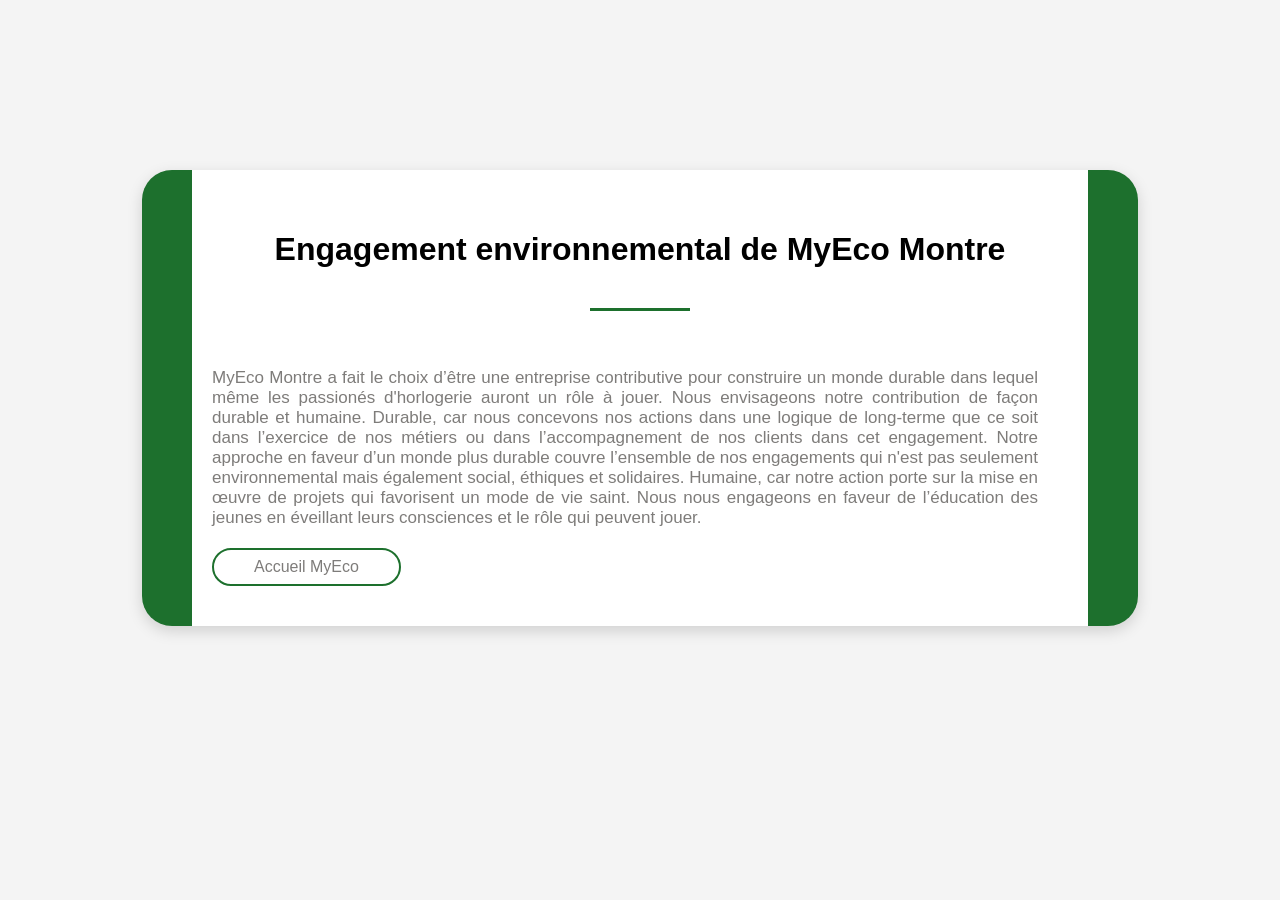
<file: origines/engagement.html>
<!doctype html>
<html lang="fr">
<head>
  <meta charset="utf-8">
  <title>Engagement</title>
  <link href="../origines/origine.css" rel="stylesheet" type="text/css"/>
  </head>
  <body>
      <div class="about-section">
        <div class="inner-width">
          <h1>Engagement environnemental de MyEco Montre</h1>
          <div class="border"></div>
          <div class="about-section-row">
            <div class="about-section-col">
              <div class="about">
                <p>
                    MyEco Montre a fait le choix d’être une entreprise contributive pour construire un monde durable dans lequel même les passionés d'horlogerie auront un rôle à jouer.
                    Nous envisageons notre contribution de façon durable et humaine. 
                    
                    Durable, car nous concevons nos actions dans une logique de long-terme que ce soit dans l’exercice de nos métiers ou dans l’accompagnement de nos clients dans cet engagement.
                    Notre approche en faveur d’un monde plus durable couvre l’ensemble de nos engagements qui n'est pas seulement environnemental mais également  social, éthiques et solidaires.
                    
                    Humaine, car notre action porte sur la mise en œuvre de projets qui favorisent un mode de vie saint.
                    Nous nous engageons en faveur de l’éducation des jeunes en éveillant leurs consciences et le rôle qui peuvent jouer.
                    
                    </p>
                  
                    <a href="../index.html">Accueil MyEco</a>
              
                  </div>
               
  </body>
</html>
</file>
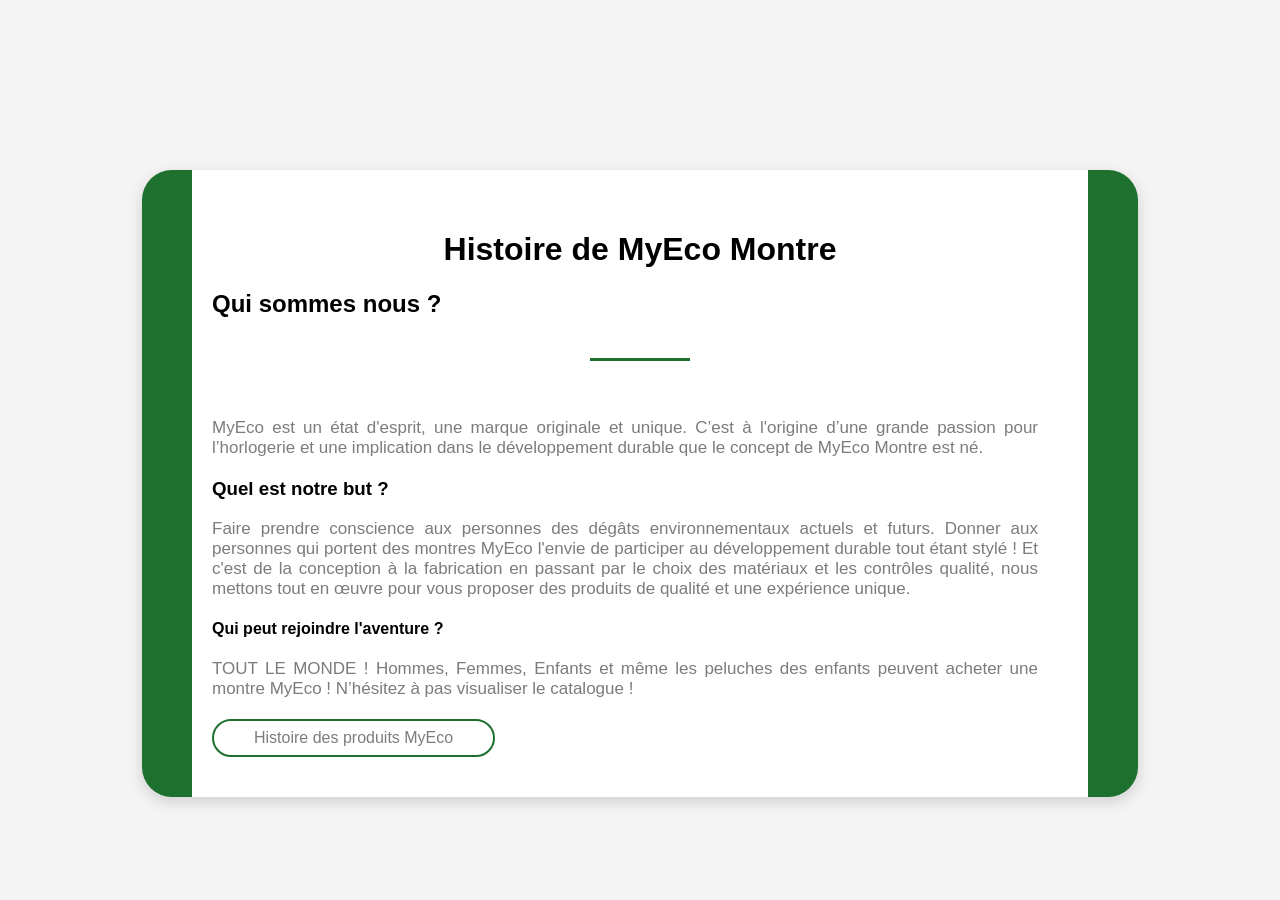
<file: origines/histoire.html>
<!doctype html>
<html lang="fr">
<head>
  <meta charset="utf-8">
  <title>Histoire</title>
  <link href="../origines/origine.css" rel="stylesheet" type="text/css"/>
  </head>
  <body>
      <div class="about-section">
        <div class="inner-width">
          <h1>Histoire de MyEco Montre</h1>
          <h2>Qui sommes nous ?</h2>
          <div class="border"></div>
          <div class="about-section-row">
            <div class="about-section-col">
              <div class="about">
                <p>
                    MyEco est un état d'esprit, une marque originale et unique.
                    C’est à l'origine d’une grande passion pour l’horlogerie et une implication dans le développement durable que le concept de MyEco Montre est né.
                    </p>
                    <h3>Quel est notre but ?</h3>
                    <p>Faire prendre conscience aux personnes des dégâts environnementaux actuels et futurs. 
                        Donner aux personnes qui portent des montres MyEco l'envie de participer au développement durable tout étant stylé !
                        Et c'est de la conception à la fabrication en passant par le choix des matériaux et les contrôles qualité, nous mettons tout en œuvre pour vous proposer des produits de qualité et une expérience unique.
                        </p>
                    <h4> Qui peut rejoindre l'aventure ?</h4>
                    <p>TOUT LE MONDE !
                        Hommes, Femmes, Enfants et même les peluches des enfants peuvent acheter une montre MyEco ! 
                        N’hésitez à pas visualiser le catalogue !
                        </p>
                        <a href="./produits.html">Histoire des produits MyEco</a>
              
                  </div>
               
  </body>
</html>
</file>
<file: cgv.css>
body{
	margin: 0;
	 padding: 0;
	 font-family: "open sans",sans-serif;
   background: #F4F4F4;
	background-size: cover;
	height: 100%;
  
  }
  .about-section{
	width: 70%;
  background:#fff;
	padding: 40px 0;
	margin-left: auto;
	margin-right:auto;
	margin-top: 170px;
  box-shadow: rgba(0, 0, 0, 0.15) 0px 5px 15px 0px;
  border-radius: 30px;
  border-left: 50px solid #1d702d;
  border-right: 50px solid #1d702d;
  
  
  }
  .inner-width{
	max-width: 1000px;
	overflow: hidden;
	padding: 0 20px;
	margin: auto;
  }
  .about-section h1{
	text-align: center;
  }

  .about-section-row{
	display: flex;
	flex-wrap: wrap;
  }
  .about-section-col{
	flex: 50%;
  }
  .about{
	padding-right: 30px;
  }
  .about p{
	text-align: justify;
	margin-bottom: 20px;
	color: #7E7C7A;
	font-size: 17px;
  }
  .about a{
	display: inline-block;
	color: #7E7C7A;
	text-decoration: none;
	border: 2px solid #1d702d;
	border-radius: 24px;
	padding: 8px 40px;
	transition: 0.4s linear;
  }
  .about a:hover{
	color: #fff;
	background: #1d702d;
  }
</file>
<file: faq2.css>
@import url(https://fonts.googleapis.com/css?family=Raleway);

body {
    color: #333;
    background: #fcfcfc;
    font-family: 'Raleway', sans-serif;
    overflow-x: hidden;
}
  
.faq-header{
    font-size: 42px;
    border-bottom: 1px dotted #ccc;
    padding: 24px;
    text-align: center;
}
  
.faq-content {
    margin: 0 auto;
}
  
.faq-question {
    padding: 20px 0;
    border-bottom: 1px dotted #ccc;
}
  
.panel-title {
    font-size: 24px;
    width: 100%;
    position: relative;
    margin: 0;
    padding: 10px 10px 0 48px;
    display: block;
    cursor: pointer;
}
  
.panel-content { 
    font-size: 20px;
    padding: 0px 14px;
    margin: 0 40px;
    height: 0;
    overflow: hidden;
    z-index: -1;
    position: relative;
    opacity: 0;
    -webkit-transition: .4s ease;
    -moz-transition: .4s ease;
    -o-transition: .4s ease;
    transition: .4s ease;
}
  
.panel:checked ~ .panel-content{
    height: auto;
    opacity: 1;
    padding: 14px;
}
  
.plus {
    position: absolute;
    margin-left: 20px;
    margin-top: 4px;
    z-index: 5;
    font-size: 42px;
    line-height: 100%;
    -webkit-user-select: none;    
    -moz-user-select: none;
    -ms-user-select: none;
    -o-user-select: none;
    user-select: none;
    -webkit-transition: .2s ease;
    -moz-transition: .2s ease;
    -o-transition: .2s ease;
    transition: .2s ease;
}
  
.panel:checked ~ .plus {
    -webkit-transform: rotate(45deg);
    -moz-transform: rotate(45deg);
    -o-transform: rotate(45deg);
    transform: rotate(45deg);
}
  
.panel {
    display: none;
}
</file>
<file: base.css>
@import url(./nav.css);
@import url(./footer.css);
/* @import url(./signup.css); */


*{
    margin:0;
    padding:0;
    box-sizing: border-box;
    font-family: Arial, Helvetica, sans-serif;
    text-transform: none;
    text-decoration: none;
}

body{
    min-height: 100vh;
    background: color #f1f1f1;
    background-size: cover;
    background-position: center;
    

}


.article {
    display: flex;
}

figcaption {
    text-align: center;
}

article>figure:hover>div>img {
    transform: scale(1.1);
}

.img-article{
		display: block;
		margin-left: auto;
		margin-right: auto;
		/*width: 100%;*/
		width: 150px;
		height: 150px;
		padding: 10px;
	}

.container .p-4{
    padding: 2rem;
    
    }
     .lista {
display: contents;    
    }



      figure {
        border-radius: 0.8rem;
        overflow: hidden;
        border: thick double #1D702D;
        }
    
    figcaption {
        overflow: hidden;
        color: black;
    }

    
    article>figure>div {
        position:relative;
        width:100%;
        height:310px;
        overflow:hidden;
    }
    
    article>figure:hover>div>img {
        transform: scale(1.1);
    }

    article>figure>div>img { 
    position:absolute;
    top: 0;
    left: 0;
    width: 100%;
    height: 100%;
    object-fit: scale-down;
    transition: 0.5s ease-in-out;
    transform-origin: right;
}
/* video */
    .video {
        display:flex;
        justify-content: center;
        margin-left:auto;
        margin-right:auto;
    }
   
    #titre1 {
        font-family: 'Trebuchet MS', 'Lucida Sans Unicode', 'Lucida Grande', 'Lucida Sans', Arial, sans-serif;
        font-size: 200%;
        text-align: center;
        text-transform: none;
      }

      #titre2 {
        text-align: center;
        text-transform: none;
      }
</file>
<file: livraison.css>
body{
	margin: 0;
	padding: 0;
	font-family: "open sans",sans-serif;
    background: #F4F4F4;
	background-size: cover;
	height: 100%;
}

.about-section {
    width: 70%;
    background:#fff;
	padding: 40px 0;
	margin-left: auto;
	margin-right:auto;
	margin-top: 170px;
    box-shadow: rgba(0, 0, 0, 0.15) 0px 5px 15px 0px;
    border-radius: 30px;
    border-left: 50px solid #1d702d;
    border-right: 50px solid #1d702d;
}

.inner-width {
	max-width: 1000px;
	overflow: hidden;
	padding: 0 20px;
	margin: auto;
}

.about-section h1 {
	text-align: center;
}

.border {
	width: 100px;
	height: 3px;
	background: #1d702d;
	margin: 40px auto;
}

.about-section-row {
	display: flex;
	flex-wrap: wrap;

}

.about-section-col {
	flex: 50%;
}

.about {
	padding-right: 30px;
}

.about p {
	text-align: justify;
	margin-bottom: 20px;
	color: black;
	font-size: 17px;
}

.about a {
	display: inline-block;
	color: #7E7C7A;
	text-decoration: none;
	border: 2px solid #1d702d;
	border-radius: 24px;
	padding: 8px 40px;
	transition: 0.4s linear;
}

.about a:hover {
	color: #fff;
	background: #1d702d;
}

.about p {
    text-align: justify;
    line-height: 2;
    margin: 0;
}
  
@media screen and (max-width: 850px) {
    .row.primary {
      grid-template-columns: 1fr;
    }
}

h2 {
    text-align: center;  
    padding: 5px;
}

.tableau-livraison {
    border-collapse: collapse;
    min-width: 400px;
    width: auto;
    box-shadow: 0 5px 50px rgba(0, 0, 0, 0.15);
    cursor: pointer;
    margin: 100px auto;
    border: 1px solid #ddd; 
}

thead tr {
    background-color: yellow;
    color: black;
    text-align: left;
}

th, td {
    padding: 15px 20px;
}

tbody, th, td, tr {
    border: 1px solid #ddd; 
}

tbody tr:nth-child(even) {
    background-color: #f3f3f3; 
}
</file>
<file: login.css>
body {
    --color-primary: #009579;
    --color-primary-dark: #007f67;
    --color-secondary: #252c6a;
    --color-error: #cc3333;
    --color-success: #4bb544;
    --border-radius: 4px;

    margin: 0;
    height: 100vh;
    display: flex;
    align-items: center;
    justify-content: center;
    font-size: 18px;
    background-size: cover;
}

.container {
    width: 400px;
    max-width: 400px;
    margin: 1rem;
    padding: 2rem;
    box-shadow: 0 0 40px rgba(0, 0, 0, 0.2);
    border-radius: var(--border-radius);
    background: #ffffff;
}

.container,
.form__input,
.form__button {
    font: 500 1rem 'Quicksand', sans-serif;
}

.form--hidden {
    display: none;
}

.form > *:first-child {
    margin-top: 0;
}

.form > *:last-child {
    margin-bottom: 0;
}

.form__title {
    margin-bottom: 2rem;
    text-align: center;
}

.form__message {
    text-align: center;
    margin-bottom: 1rem;
}

.form__message--success {
    color: var(--color-success);
}

.form__message--error {
    color: var(--color-error);
}

.form__input-group {
    margin-bottom: 1rem;
}

.form__input {
    display: block;
    width: 100%;
    padding: 0.75rem;
    box-sizing: border-box;
    border-radius: var(--border-radius);
    border: 1px solid #dddddd;
    outline: none;
    background: #eeeeee;
    transition: background 0.2s, border-color 0.2s;
}

.form__input:focus {
    border-color: var(--color-primary);
    background: #ffffff;
}

.form__input--error {
    color: var(--color-error);
    border-color: var(--color-error);
}

.form__input-error-message {
    margin-top: 0.5rem;
    font-size: 0.85rem;
    color: var(--color-error);
}

.form__button {
    width: 100%;
    padding: 1rem 2rem;
    font-weight: bold;
    font-size: 1.1rem;
    color: #ffffff;
    border: none;
    border-radius: var(--border-radius);
    outline: none;
    cursor: pointer;
    background: var(--color-primary);
}

.form__button:hover {
    background: var(--color-primary-dark);
}

.form__button:active {
    transform: scale(0.98);
}

.form__text {
    text-align: center;
}

.form__link {
    color: var(--color-secondary);
    text-decoration: none;
    cursor: pointer;
}

.form__link:hover {
    text-decoration: underline;
}
</file>
<file: politique.css>
body{
	margin: 0;
	 padding: 0;
	 font-family: "open sans",sans-serif;
   background: #F4F4F4;
	background-size: cover;
	height: 100%;
  
  }
  .about-section{
	width: 70%;
  background:#fff;
	padding: 40px 0;
	margin-left: auto;
	margin-right:auto;
	margin-top: 170px;
  box-shadow: rgba(0, 0, 0, 0.15) 0px 5px 15px 0px;
  border-radius: 30px;
  border-left: 50px solid #1d702d;
  border-right: 50px solid #1d702d;
  
  
  }
  .inner-width{
	max-width: 1000px;
	overflow: hidden;
	padding: 0 20px;
	margin: auto;
  }
  .about-section h1{
	text-align: center;
  }
  .border{
	width: 100px;
	height: 3px;
	background: #1d702d;
	margin: 40px auto;
  }
  .about-section-row{
	display: flex;
	flex-wrap: wrap;
  }
  .about-section-col{
	flex: 50%;
  }
  .about{
	padding-right: 30px;
  }
  .about p{
	text-align: justify;
	margin-bottom: 20px;
	color: #7E7C7A;
	font-size: 17px;
  }
  .about a{
	display: inline-block;
	color: #7E7C7A;
	text-decoration: none;
	border: 2px solid #1d702d;
	border-radius: 24px;
	padding: 8px 40px;
	transition: 0.4s linear;
  }
  .about a:hover{
	color: #fff;
	background: #1d702d;
  }

  .about p {
    text-align: justify;
    line-height: 2;
    margin: 0;
  }
  
  @media screen and (max-width: 850px) {
    .row.primary {
      grid-template-columns: 1fr;
    }
  }

h2 {
    text-align: center;  
    padding: 5px;
}

h5 {
    padding: 5px;
    text-align:left;
    font-size:20px;
    font-weight: 600;
}
</file>
<file: reparation.css>
*{
  margin:0;
  padding:0;
  box-sizing: border-box;
  font-family: Arial, Helvetica, sans-serif;
  text-transform: capitalize;
  text-decoration: none;
}

/*Réparation*/
    .text-center-reparation {
      color: #2F2F2F;
  }

   h1, h2 {
    font-family: "adelle-sans","Arial",sans-serif;
    font-weight: 700;
    font-style: normal;
    text-rendering: optimizeLegibility;
    line-height: normal;
    margin: 0.5em 0;
    text-align: center;
    text-transform: none;

  }

  #texte700 {
    display: block;
  margin-block-start: 1em;
  margin-block-end: 1em;
  margin-inline-start: 0px;
  margin-inline-end: 0px;
  text-align: center;
  font-style: normal;
  line-height: inherit;
  font-size: inherit;
  font-family: inherit;
  margin-top: 40px;
  margin-bottom: 40px;
  color: #585858;
  font-weight: normal;
  box-sizing: border-box;
  -webkit-font-smoothing: antialiased;
  -webkit-text-size-adjust: 100%;
  text-transform: none;

  }

  #texte800{
    text-align: center;
  }
</file>
<file: services.css>
body{
	margin: 0;
	 padding: 0;
	 font-family: "open sans",sans-serif;
   background: #F4F4F4;
	background-size: cover;
	height: 100%;
  
  }
  .about-section{
	width: 70%;
  background:#fff;
	padding: 40px 0;
	margin-left: auto;
	margin-right:auto;
	margin-top: 170px;
  box-shadow: rgba(0, 0, 0, 0.15) 0px 5px 15px 0px;
  border-radius: 30px;
  border-left: 50px solid #1d702d;
  border-right: 50px solid #1d702d;
  
  
  }
  .inner-width{
	max-width: 1000px;
	overflow: hidden;
	padding: 0 20px;
	margin: auto;
  }
  .about-section h1{
	text-align: center;
  }
  .border{
	width: 100px;
	height: 3px;
	background: #1d702d;
	margin: 40px auto;
  }
  .about-section-row{
	display: flex;
	flex-wrap: wrap;
  }
  .about-section-col{
	flex: 50%;
  }
  .about{
	padding-right: 30px;
  }
  .about p{
	text-align: justify;
	margin-bottom: 20px;
	color: #000000;
	font-size: 17px;
  }
  .about .button{
	display: inline-block;
	color: #000000;
	text-decoration: none;
	border: 2px solid #1d702d;
	border-radius: 24px;
	padding: 8px 40px;
	transition: 0.4s linear;
  }
  .about .button:hover{
	color: #fff;
	background: #1d702d;
  }
</file>
<file: origines/origine.css>
body{
	margin: 0;
	 padding: 0;
	 font-family: "open sans",sans-serif;
   background: #F4F4F4;
	background-size: cover;
	height: 100%;
  
  }
  .about-section{
	width: 70%;
  background:#fff;
	padding: 40px 0;
	margin-left: auto;
	margin-right:auto;
	margin-top: 170px;
  box-shadow: rgba(0, 0, 0, 0.15) 0px 5px 15px 0px;
  border-radius: 30px;
  border-left: 50px solid #1d702d;
  border-right: 50px solid #1d702d;
  
  
  }
  .inner-width{
	max-width: 1000px;
	overflow: hidden;
	padding: 0 20px;
	margin: auto;
  }
  .about-section h1{
	text-align: center;
  }
  .border{
	width: 100px;
	height: 3px;
	background: #1d702d;
	margin: 40px auto;
  }
  .about-section-row{
	display: flex;
	flex-wrap: wrap;
  }
  .about-section-col{
	flex: 50%;
  }
  .about{
	padding-right: 30px;
  }
  .about p{
	text-align: justify;
	margin-bottom: 20px;
	color: #7E7C7A;
	font-size: 17px;
  }
  .about a{
	display: inline-block;
	color: #7E7C7A;
	text-decoration: none;
	border: 2px solid #1d702d;
	border-radius: 24px;
	padding: 8px 40px;
	transition: 0.4s linear;
  }
  .about a:hover{
	color: #fff;
	background: #1d702d;
  }
</file>
